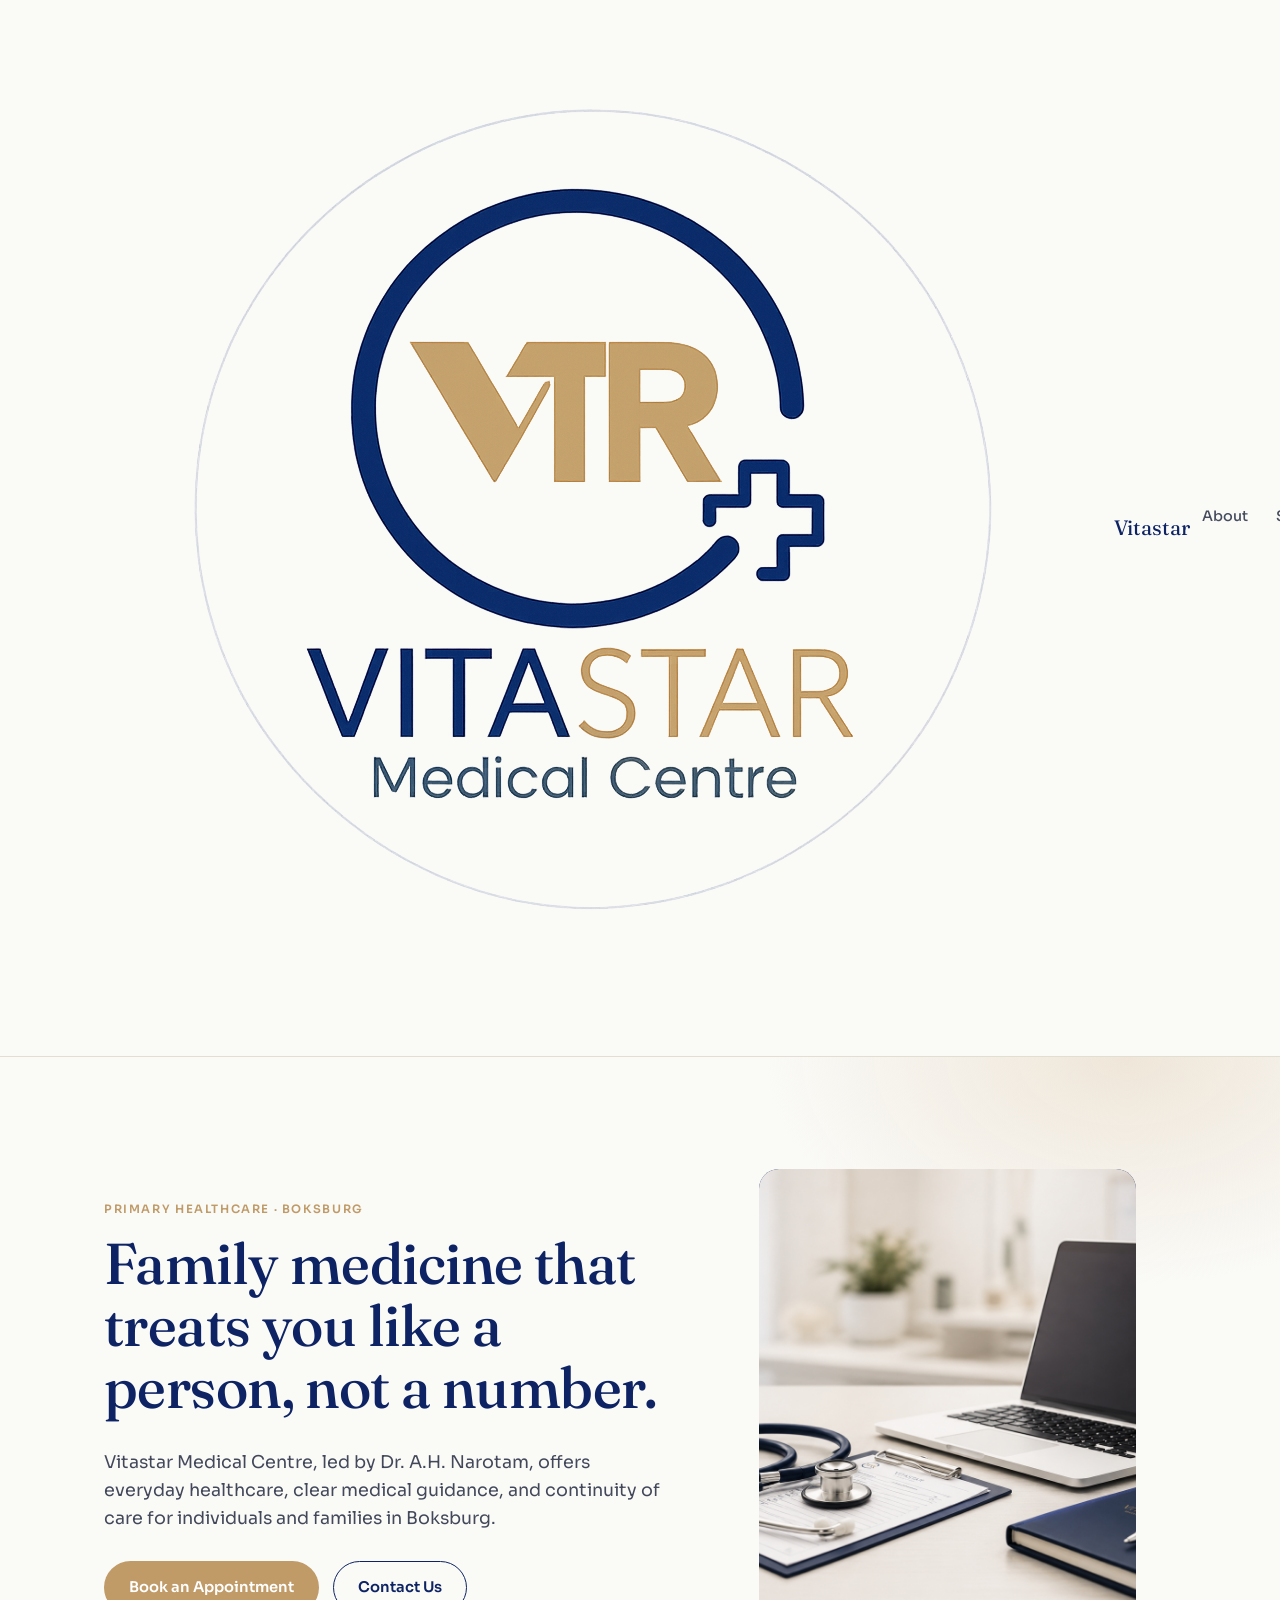
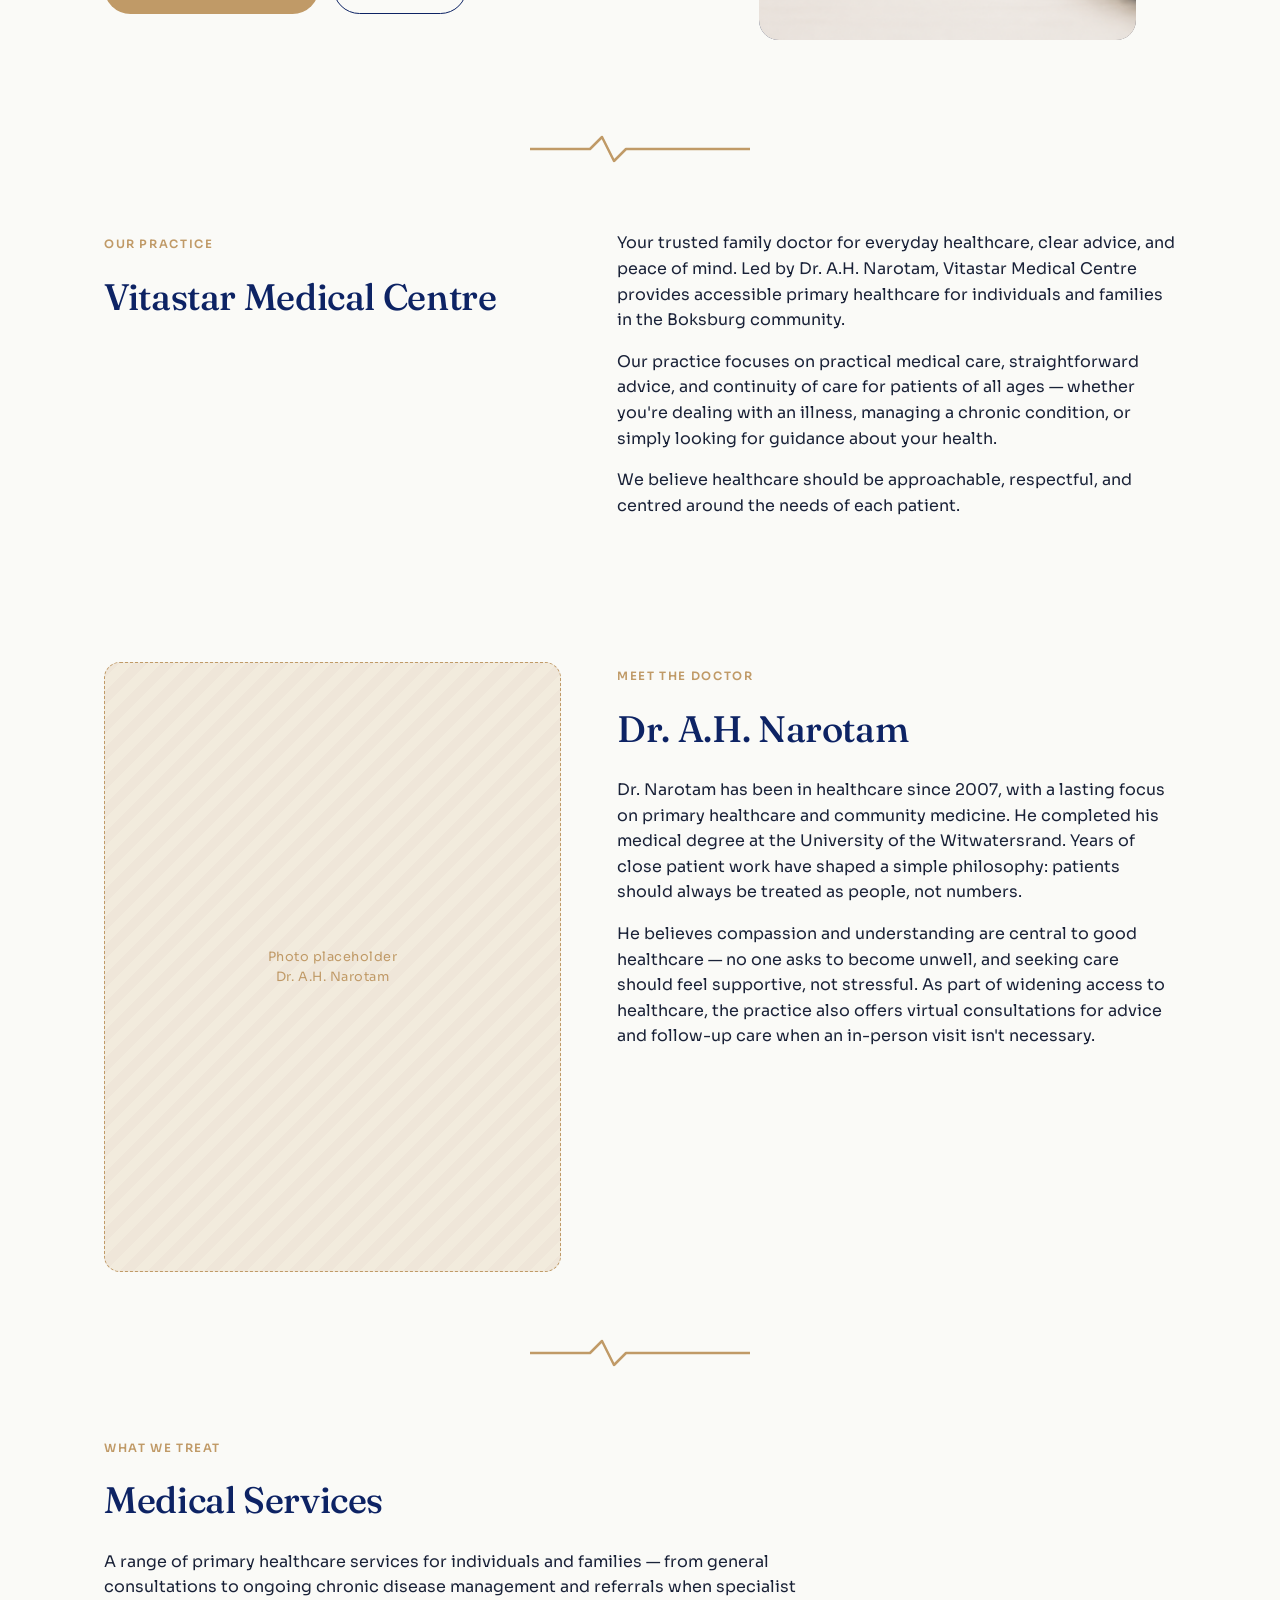
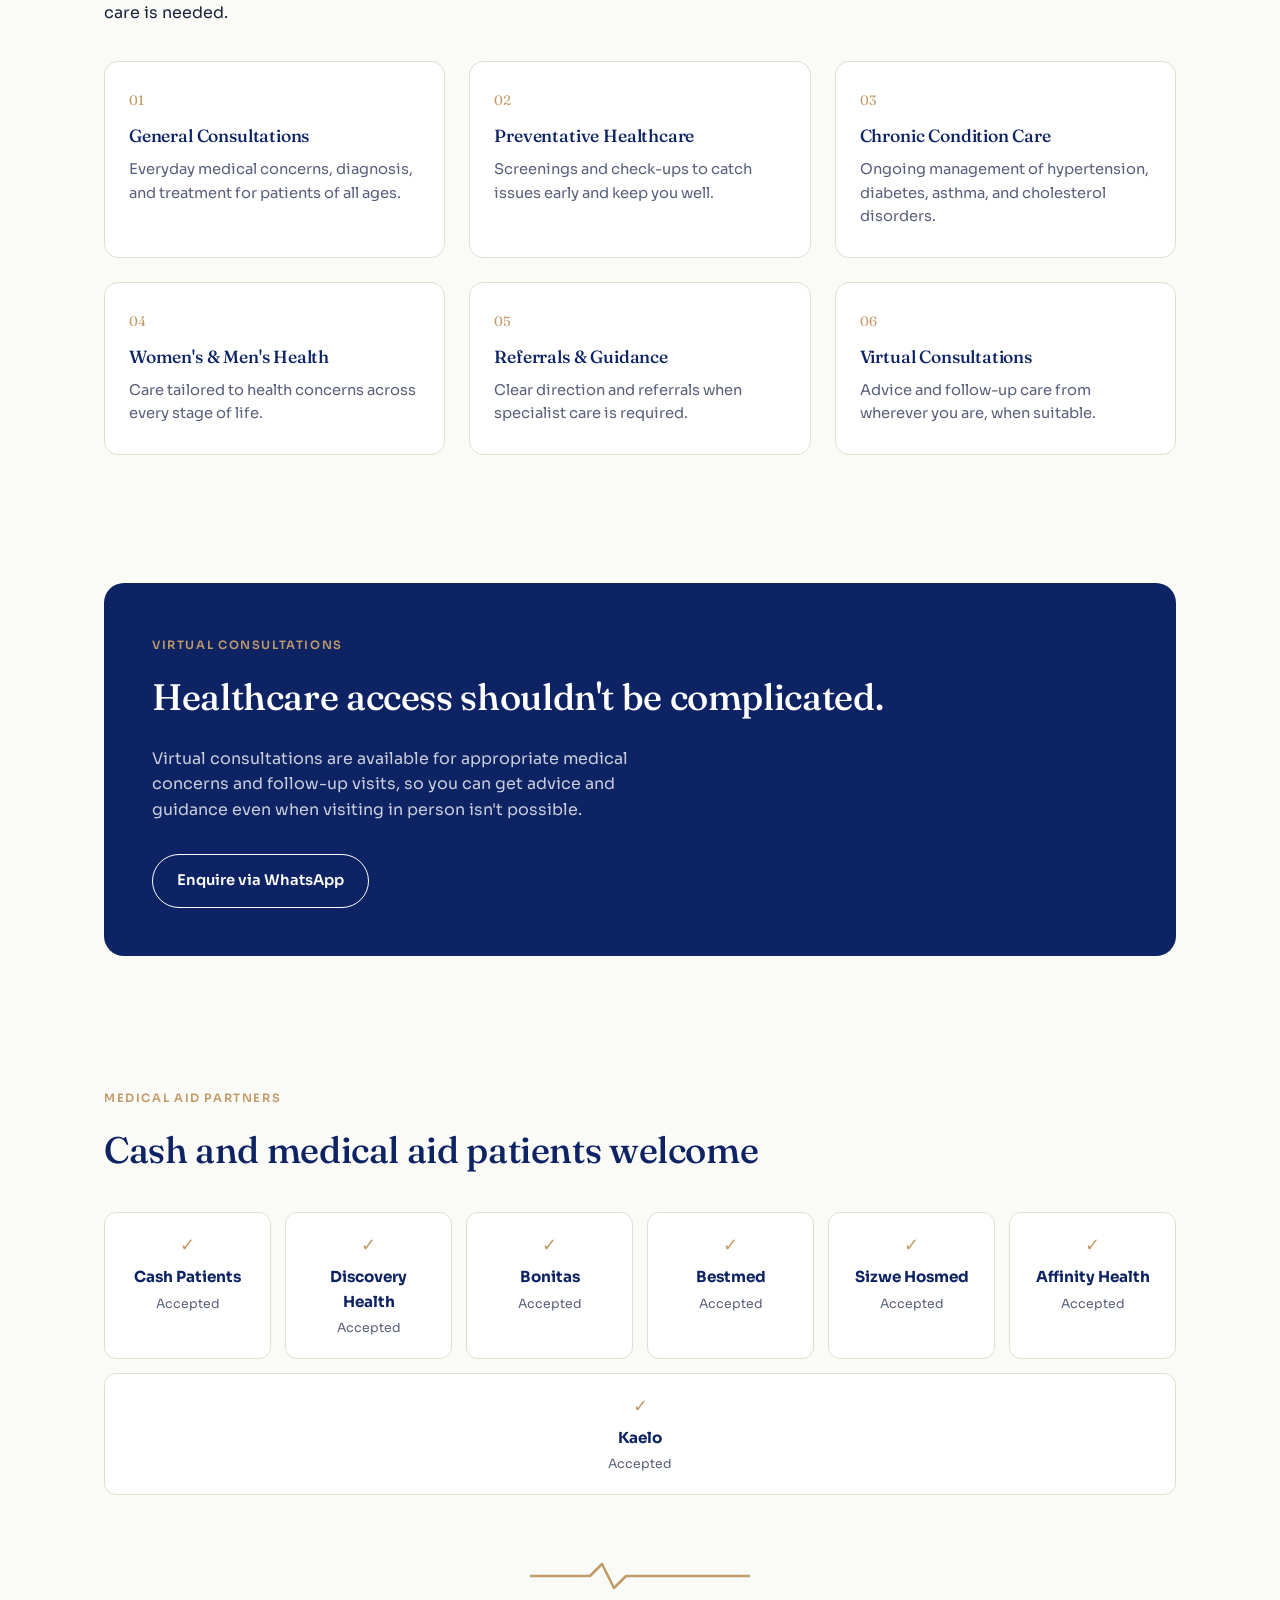
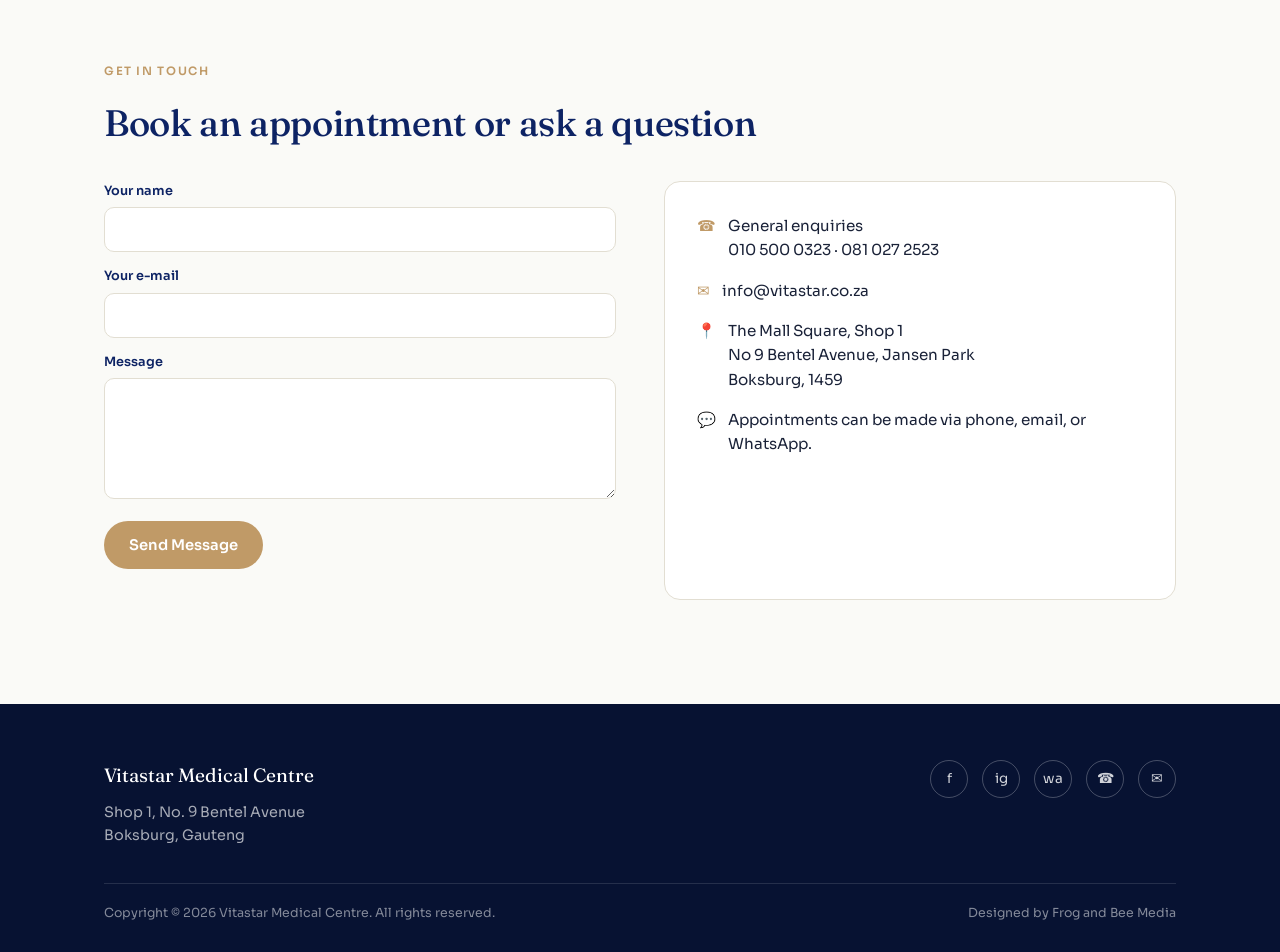
<file: index.html>
<!DOCTYPE html>
<html lang="en">
<head>
<meta charset="UTF-8">
<meta name="viewport" content="width=device-width, initial-scale=1.0">
<script>
  (function(){
    var saved = localStorage.getItem('vitastar-theme');
    var theme = saved || (window.matchMedia('(prefers-color-scheme: dark)').matches ? 'dark' : 'light');
    document.documentElement.setAttribute('data-theme', theme);
  })();
</script>

<meta name="theme-color" content="#FAFAF7" media="(prefers-color-scheme: light)">
<meta name="theme-color" content="#0E1220" media="(prefers-color-scheme: dark)">

<title>Vitastar Medical Centre | Family Doctor & GP in Boksburg</title>
<meta name="description" content="Vitastar Medical Centre, led by Dr. A.H. Narotam, offers family medicine, chronic condition management and virtual consultations in Boksburg. Book by phone, email or WhatsApp.">
<meta name="keywords" content="GP Boksburg, family doctor Boksburg, medical centre Boksburg, Dr A H Narotam, primary healthcare Boksburg, chronic disease management, virtual consultation South Africa">
<meta name="author" content="Vitastar Medical Centre">
<meta name="robots" content="index, follow">
<link rel="canonical" href="https://www.vitastar.co.za/">

<!-- Open Graph -->
<meta property="og:type" content="business.business">
<meta property="og:title" content="Vitastar Medical Centre | Family Doctor & GP in Boksburg">
<meta property="og:description" content="Family medicine, chronic condition management and virtual consultations with Dr. A.H. Narotam in Boksburg.">
<meta property="og:url" content="https://www.vitastar.co.za/">
<meta property="og:image" content="https://www.vitastar.co.za/assets/vitastar-social-card.jpg">
<meta property="og:locale" content="en_ZA">
<meta property="og:site_name" content="Vitastar Medical Centre">

<!-- Twitter -->
<meta name="twitter:card" content="summary_large_image">
<meta name="twitter:title" content="Vitastar Medical Centre | Family Doctor & GP in Boksburg">
<meta name="twitter:description" content="Family medicine, chronic condition management and virtual consultations with Dr. A.H. Narotam in Boksburg.">
<meta name="twitter:image" content="https://www.vitastar.co.za/assets/vitastar-social-card.jpg">

<link rel="icon" type="image/png" href="/assets/favicon.png">
<link rel="apple-touch-icon" href="/assets/favicon.png">

<link rel="preconnect" href="https://fonts.googleapis.com">
<link rel="preconnect" href="https://fonts.gstatic.com" crossorigin>
<link href="https://fonts.googleapis.com/css2?family=Fraunces:opsz,wght@9..144,400;9..144,500;9..144,600&family=Sora:wght@400;500;600;700&display=swap" rel="stylesheet">
<link rel="stylesheet" href="css/styles.css">

<!-- Structured data: local medical business -->
<script type="application/ld+json">
{
  "@context": "https://schema.org",
  "@type": "MedicalBusiness",
  "name": "Vitastar Medical Centre",
  "image": "https://www.vitastar.co.za/assets/vitastar-social-card.jpg",
  "url": "https://www.vitastar.co.za/",
  "telephone": ["+27105000323", "+27810272523"],
  "email": "info@vitastar.co.za",
  "priceRange": "$$",
  "address": {
    "@type": "PostalAddress",
    "streetAddress": "The Mall Square, Shop 1, No 9 Bentel Avenue, Jansen Park",
    "addressLocality": "Boksburg",
    "postalCode": "1459",
    "addressRegion": "Gauteng",
    "addressCountry": "ZA"
  },
  "medicalSpecialty": "General Practice",
  "sameAs": [
    "https://www.facebook.com/profile.php?id=61574646637067",
    "https://instagram.com/vitastardrahnarotam"
  ],
  "employee": {
    "@type": "Physician",
    "name": "Dr. A.H. Narotam",
    "medicalSpecialty": "General Practice"
  },
  "acceptedPaymentMethod": ["Cash", "Discovery Health", "Bonitas", "Bestmed", "Sizwe Hosmed", "Affinity Health", "Kaelo"]
}
</script>
</head>
<body>


<header>
  <div class="container nav-row">
    <a href="#top" class="brand">
      <img src="assets/logo.png">
      Vitastar
    </a>
    <nav class="links" id="navLinks">
      <a href="#about">About</a>
      <a href="#services">Services</a>
      <a href="#virtual">Virtual Care</a>
      <a href="#aid">Medical Aid</a>
      <a href="#contact">Contact</a>
    </nav>
    <div class="header-actions">
      <a class="nav-cta" href="https://wa.me/27810272523?text=Hi,%20I'd%20like%20to%20book%20an%20appointment" target="_blank" rel="noopener" aria-label="Book an appointment via WhatsApp">
        <span class="cta-full" aria-hidden="true">Book via WhatsApp</span>
        <span class="cta-short" aria-hidden="true">Book Now</span>
      </a>
      <button class="theme-toggle" id="themeToggle" aria-label="Toggle dark mode">
        <span class="icon-sun">☀</span>
        <span class="icon-moon">☾</span>
      </button>
      <button class="menu-toggle" id="menuToggle" aria-label="Toggle menu" aria-expanded="false">☰</button>
    </div>
  </div>
</header>

<main id="top">

  <section class="hero">
    <div class="container hero-grid">
      <div>
        <span class="eyebrow">Primary Healthcare · Boksburg</span>
        <h1>Family medicine that treats you like a person, not a number.</h1>
        <p class="lead">Vitastar Medical Centre, led by Dr. A.H. Narotam, offers everyday healthcare, clear medical guidance, and continuity of care for individuals and families in Boksburg.</p>
        <div class="hero-actions">
          <a class="btn btn-primary" href="https://wa.me/27810272523?text=Hi,%20I'd%20like%20to%20book%20an%20appointment" target="_blank" rel="noopener">Book an Appointment</a>
          <a class="btn btn-outline" href="#contact">Contact Us</a>
        </div>
      </div>
      <figure class="hero-art">
        <img src="assets/practice.png">
        
      </figure>
    </div>
  </section>

  <div class="pulse" aria-hidden="true">
    <svg viewBox="0 0 220 34"><path d="M0 17 H60 L72 5 L84 29 L96 17 H220"/></svg>
  </div>

  <section class="block" id="about">
    <div class="container two-col">
      <div>
        <span class="eyebrow">Our Practice</span>
        <h2>Vitastar Medical Centre</h2>
      </div>
      <div>
        <p>Your trusted family doctor for everyday healthcare, clear advice, and peace of mind. Led by Dr. A.H. Narotam, Vitastar Medical Centre provides accessible primary healthcare for individuals and families in the Boksburg community.</p>
        <p>Our practice focuses on practical medical care, straightforward advice, and continuity of care for patients of all ages — whether you're dealing with an illness, managing a chronic condition, or simply looking for guidance about your health.</p>
        <p>We believe healthcare should be approachable, respectful, and centred around the needs of each patient.</p>
      </div>
    </div>
  </section>

  <section class="block" id="doctor">
    <div class="container two-col">
      <div class="photo-slot">Photo placeholder<br>Dr. A.H. Narotam</div>
      <div>
        <span class="eyebrow">Meet the Doctor</span>
        <h2>Dr. A.H. Narotam</h2>
        <p>Dr. Narotam has been in healthcare since 2007, with a lasting focus on primary healthcare and community medicine. He completed his medical degree at the University of the Witwatersrand. Years of close patient work have shaped a simple philosophy: patients should always be treated as people, not numbers.</p>
        <p>He believes compassion and understanding are central to good healthcare — no one asks to become unwell, and seeking care should feel supportive, not stressful. As part of widening access to healthcare, the practice also offers virtual consultations for advice and follow-up care when an in-person visit isn't necessary.</p>
      </div>
    </div>
  </section>

  <div class="pulse" aria-hidden="true">
    <svg viewBox="0 0 220 34"><path d="M0 17 H60 L72 5 L84 29 L96 17 H220"/></svg>
  </div>

  <section class="block" id="services">
    <div class="container">
      <span class="eyebrow">What We Treat</span>
      <h2>Medical Services</h2>
      <p style="max-width:60ch;">A range of primary healthcare services for individuals and families — from general consultations to ongoing chronic disease management and referrals when specialist care is needed.</p>
      <div class="services-grid">
        <div class="service-card"><span class="num">01</span><h3>General Consultations</h3><p>Everyday medical concerns, diagnosis, and treatment for patients of all ages.</p></div>
        <div class="service-card"><span class="num">02</span><h3>Preventative Healthcare</h3><p>Screenings and check-ups to catch issues early and keep you well.</p></div>
        <div class="service-card"><span class="num">03</span><h3>Chronic Condition Care</h3><p>Ongoing management of hypertension, diabetes, asthma, and cholesterol disorders.</p></div>
        <div class="service-card"><span class="num">04</span><h3>Women's & Men's Health</h3><p>Care tailored to health concerns across every stage of life.</p></div>
        <div class="service-card"><span class="num">05</span><h3>Referrals & Guidance</h3><p>Clear direction and referrals when specialist care is required.</p></div>
        <div class="service-card"><span class="num">06</span><h3>Virtual Consultations</h3><p>Advice and follow-up care from wherever you are, when suitable.</p></div>
      </div>
    </div>
  </section>

  <section class="block" id="virtual">
    <div class="container">
      <div class="band">
        <div>
          <span class="eyebrow" style="color:var(--gold);">Virtual Consultations</span>
          <h2>Healthcare access shouldn't be complicated.</h2>
          <p>Virtual consultations are available for appropriate medical concerns and follow-up visits, so you can get advice and guidance even when visiting in person isn't possible.</p>
        </div>
        <a class="btn btn-outline" href="https://wa.me/27810272523?text=Hi,%20I'd%20like%20to%20enquire%20about%20a%20virtual%20consultation" target="_blank" rel="noopener">Enquire via WhatsApp</a>
      </div>
    </div>
  </section>

  <section class="block" id="aid">
    <div class="container">
      <span class="eyebrow">Medical Aid Partners</span>
      <h2>Cash and medical aid patients welcome</h2>
      <div class="aid-strip">
        <div class="aid-badge"><div class="check">✓</div><strong>Cash Patients</strong><span>Accepted</span></div>
        <div class="aid-badge"><div class="check">✓</div><strong>Discovery Health</strong><span>Accepted</span></div>
        <div class="aid-badge"><div class="check">✓</div><strong>Bonitas</strong><span>Accepted</span></div>
        <div class="aid-badge"><div class="check">✓</div><strong>Bestmed</strong><span>Accepted</span></div>
        <div class="aid-badge"><div class="check">✓</div><strong>Sizwe Hosmed</strong><span>Accepted</span></div>
        <div class="aid-badge"><div class="check">✓</div><strong>Affinity Health</strong><span>Accepted</span></div>
        <div class="aid-badge"><div class="check">✓</div><strong>Kaelo</strong><span>Accepted</span></div>
      </div>
    </div>
  </section>

  <div class="pulse" aria-hidden="true">
    <svg viewBox="0 0 220 34"><path d="M0 17 H60 L72 5 L84 29 L96 17 H220"/></svg>
  </div>

  <section class="block" id="contact">
    <div class="container">
      <span class="eyebrow">Get In Touch</span>
      <h2>Book an appointment or ask a question</h2>
      <div class="contact-grid" style="margin-top:28px;">
        <form class="contact-form" id="contactForm" novalidate>
          <div class="field">
            <label for="name">Your name</label>
            <input id="name" name="name" type="text" required>
          </div>
          <div class="field">
            <label for="email">Your e-mail</label>
            <input id="email" name="email" type="email" required>
          </div>
          <div class="field">
            <label for="message">Message</label>
            <textarea id="message" name="message" rows="5" required></textarea>
          </div>
          <button type="submit" class="btn btn-primary" style="align-self:flex-start;">Send Message</button>
          <p class="form-note" id="formNote"></p>
        </form>
        <div class="info-card">
          <div class="info-line"><span class="ico">☎</span><div>General enquiries<br><a href="tel:0105000323">010 500 0323</a> · <a href="tel:0810272523">081 027 2523</a></div></div>
          <div class="info-line"><span class="ico">✉</span><div><a href="mailto:info@vitastar.co.za">info@vitastar.co.za</a></div></div>
          <div class="info-line"><span class="ico">📍</span><address style="font-style:normal;">The Mall Square, Shop 1<br>No 9 Bentel Avenue, Jansen Park<br>Boksburg, 1459</address></div>
          <div class="info-line"><span class="ico">💬</span><div>Appointments can be made via phone, email, or WhatsApp.</div></div>
        </div>
      </div>
    </div>
  </section>

</main>

<footer>
  <div class="container">
    <div class="footer-grid">
      <div>
        <div class="footer-brand">Vitastar Medical Centre</div>
        <p style="margin:0;font-size:.9rem;color:rgba(255,255,255,.65);">Shop 1, No. 9 Bentel Avenue<br>Boksburg, Gauteng</p>
      </div>
      <div class="socials">
        <a href="https://www.facebook.com/profile.php?id=61574646637067" target="_blank" rel="noopener" aria-label="Facebook">f</a>
        <a href="https://instagram.com/vitastardrahnarotam" target="_blank" rel="noopener" aria-label="Instagram">ig</a>
        <a href="https://wa.me/27810272523" target="_blank" rel="noopener" aria-label="WhatsApp">wa</a>
        <a href="tel:0105000323" aria-label="Phone">☎</a>
        <a href="mailto:info@vitastar.co.za" aria-label="Email">✉</a>
      </div>
    </div>
    <div class="footer-bottom">
      <span>Copyright © 2026 Vitastar Medical Centre. All rights reserved.</span>
      <span>Designed by Frog and Bee Media</span>
    </div>
  </div>
</footer>

<button id="toTop" aria-label="Scroll to top">↑</button>

<script src="js/script.js"></script>
</body>
</html>
</file>
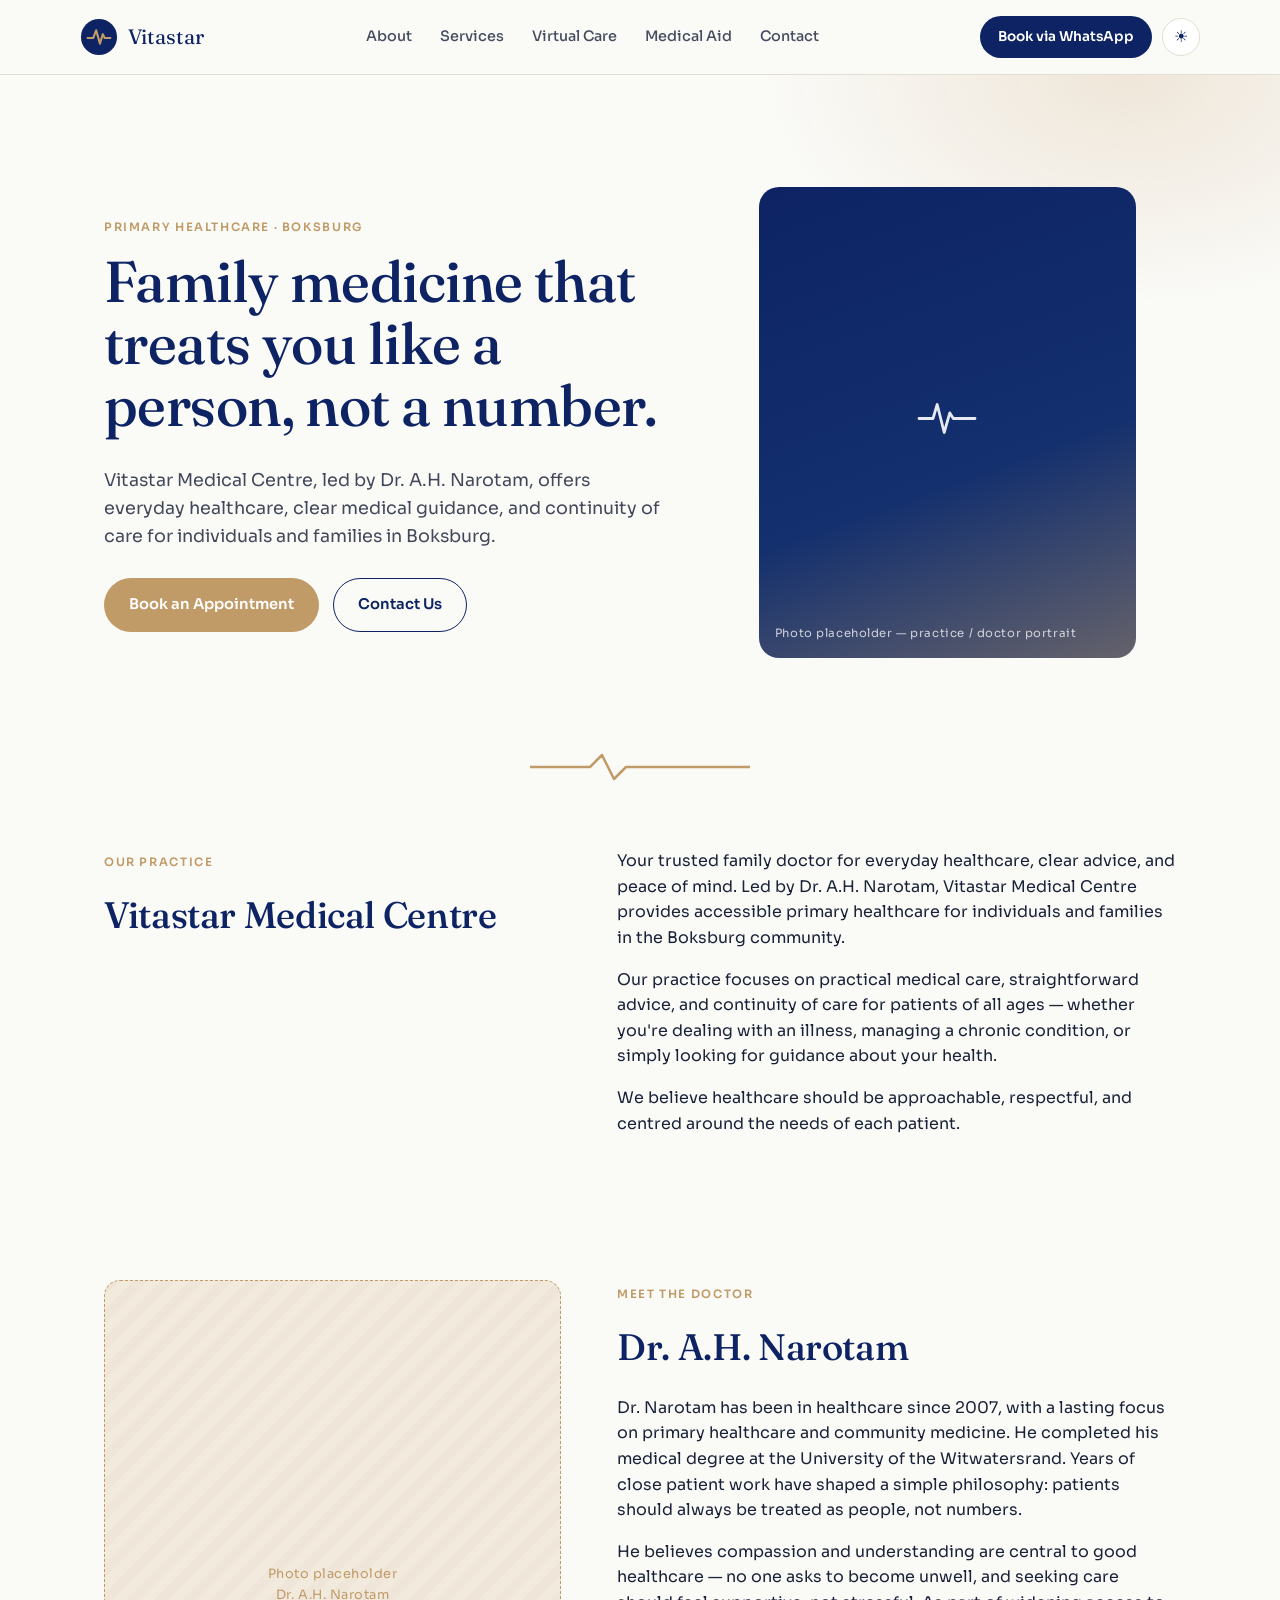
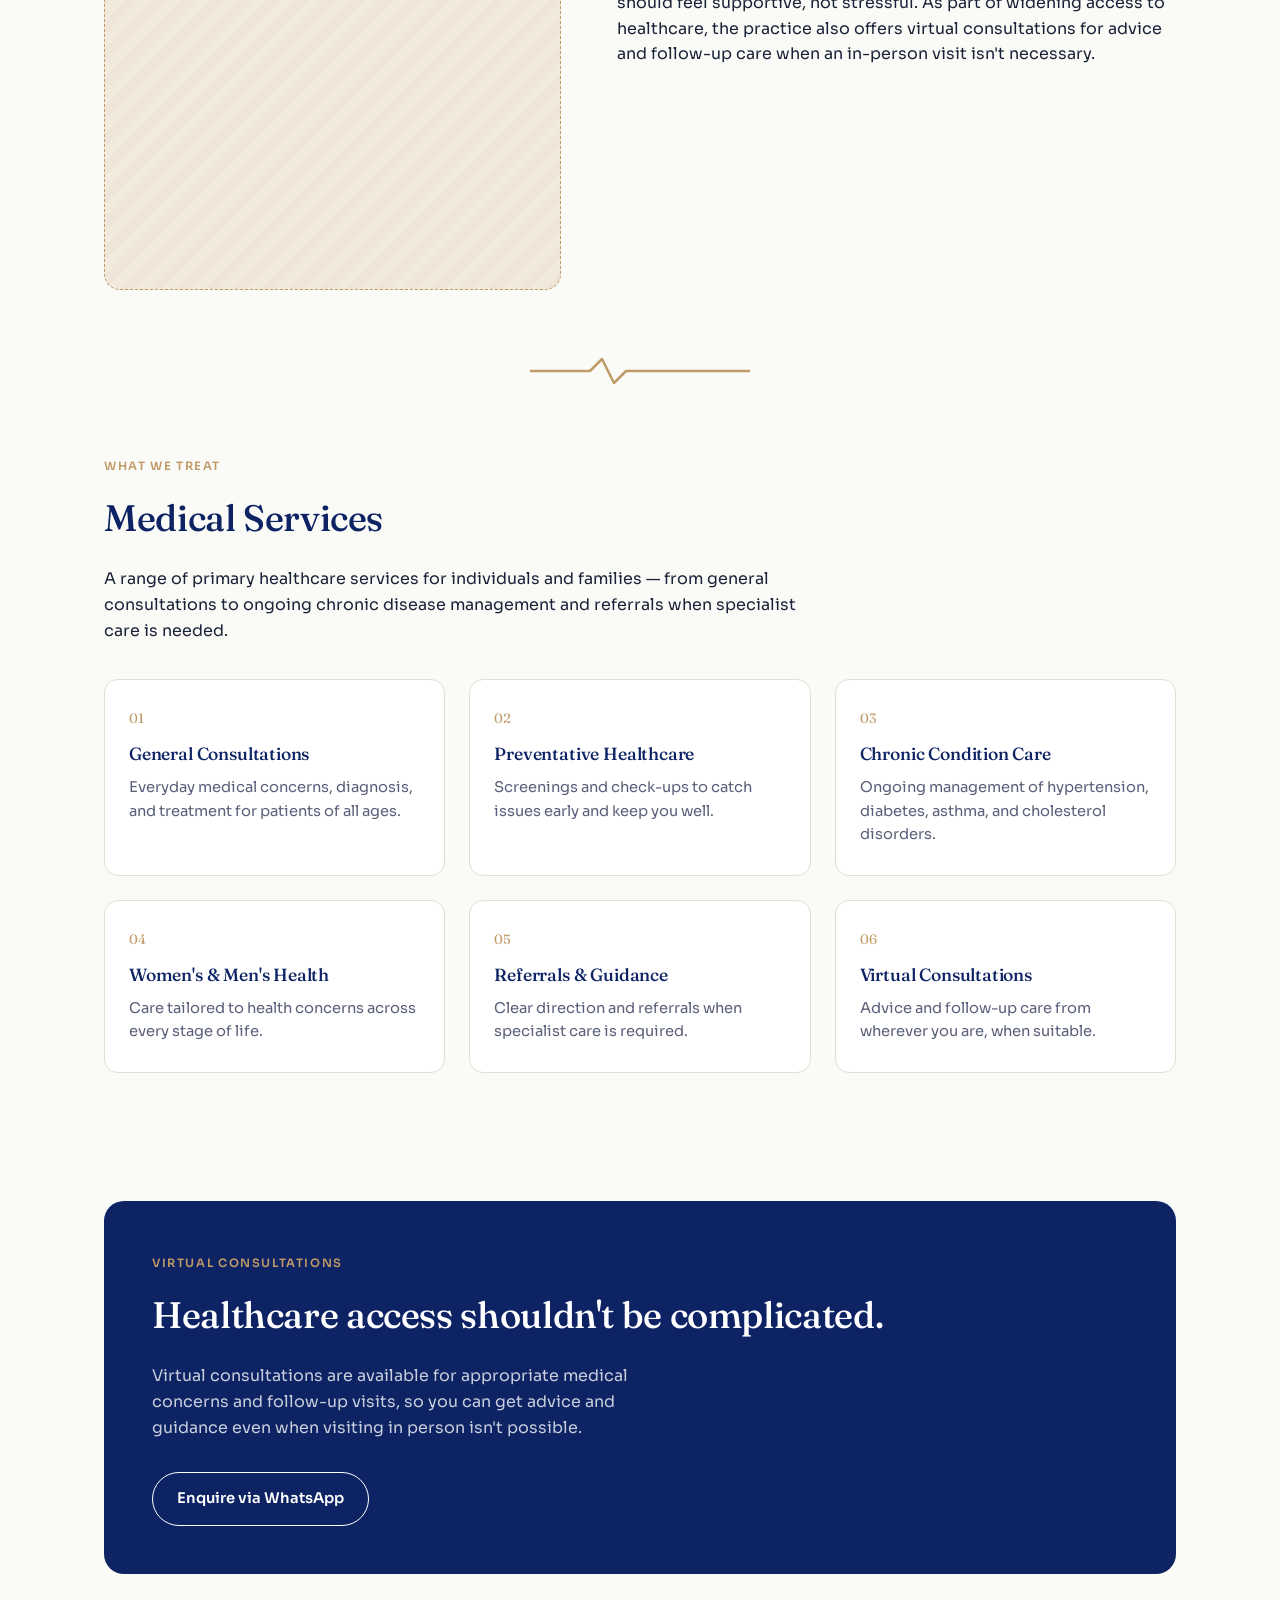
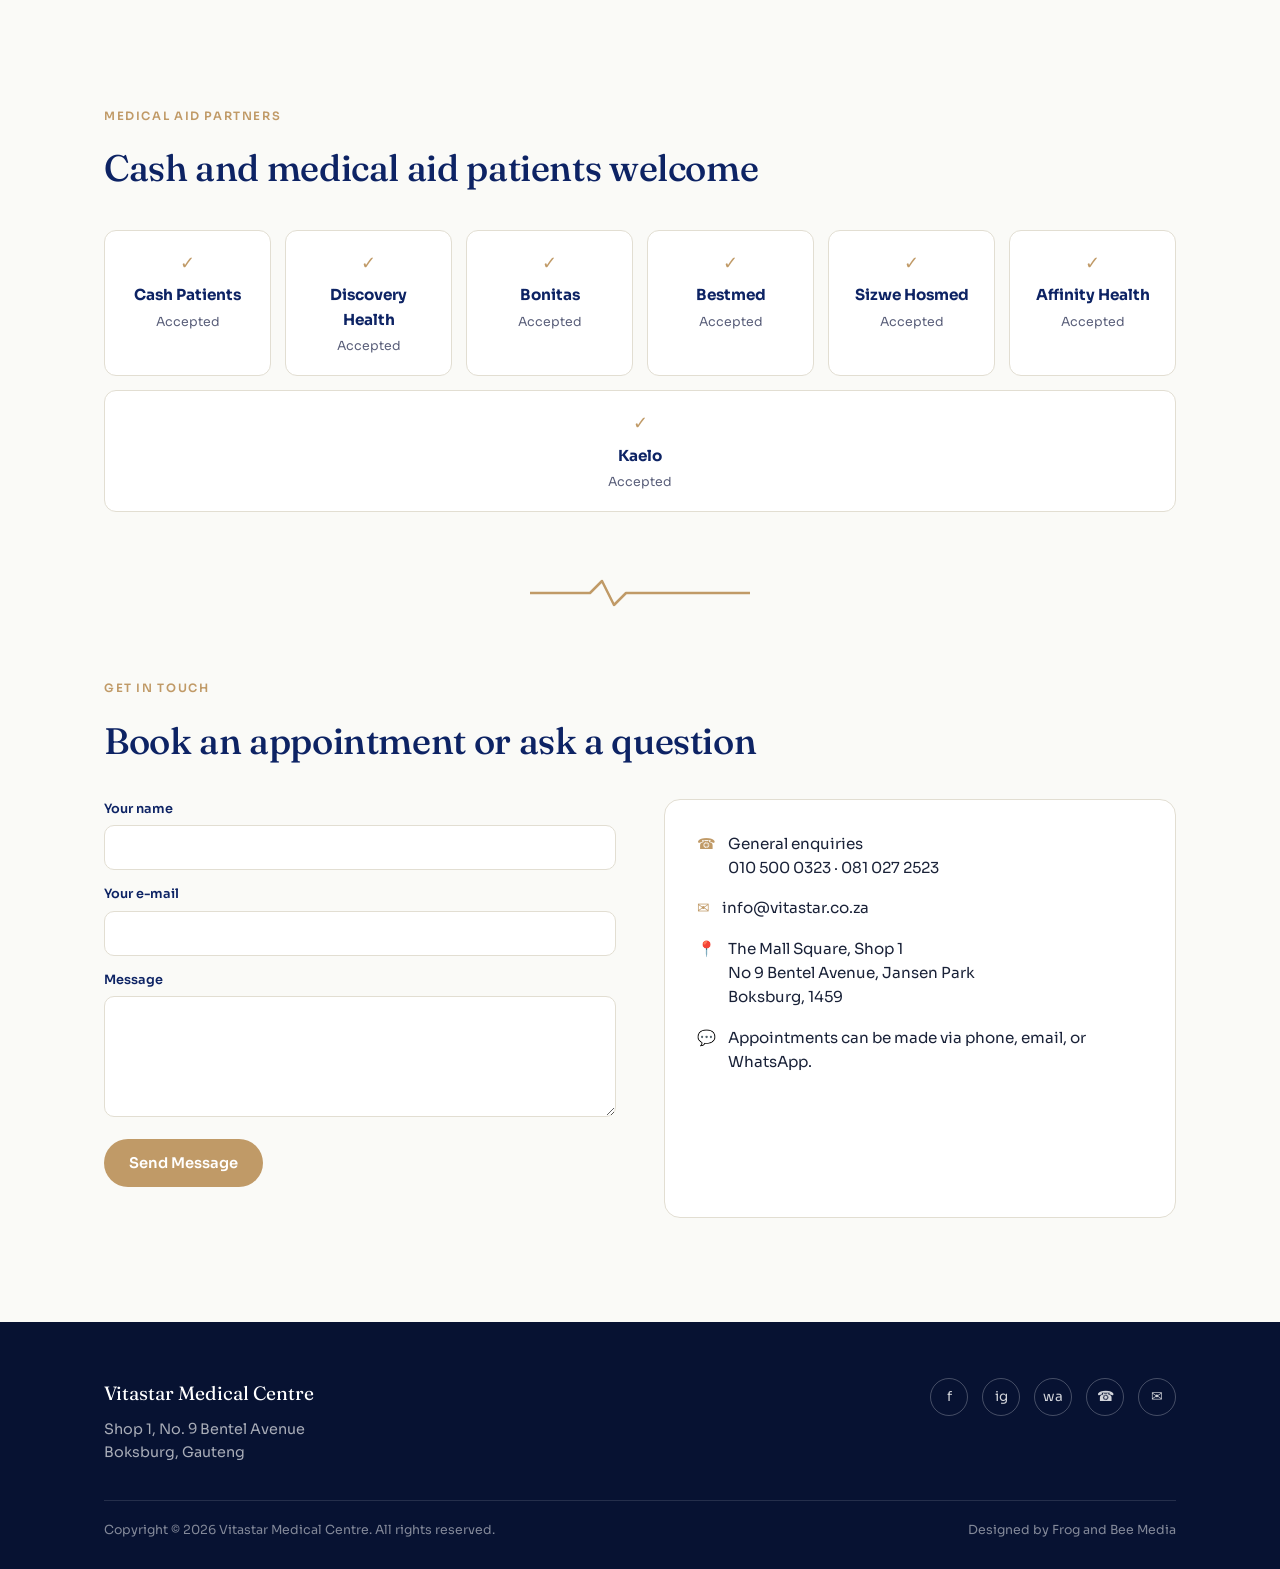
<file: index-4.html>
<!DOCTYPE html>
<html lang="en">
<head>
<meta charset="UTF-8">
<meta name="viewport" content="width=device-width, initial-scale=1.0">
<script>
  (function(){
    var saved = localStorage.getItem('vitastar-theme');
    var theme = saved || (window.matchMedia('(prefers-color-scheme: dark)').matches ? 'dark' : 'light');
    document.documentElement.setAttribute('data-theme', theme);
  })();
</script>

<meta name="theme-color" content="#FAFAF7" media="(prefers-color-scheme: light)">
<meta name="theme-color" content="#0E1220" media="(prefers-color-scheme: dark)">

<title>Vitastar Medical Centre | Family Doctor & GP in Boksburg</title>
<meta name="description" content="Vitastar Medical Centre, led by Dr. A.H. Narotam, offers family medicine, chronic condition management and virtual consultations in Boksburg. Book by phone, email or WhatsApp.">
<meta name="keywords" content="GP Boksburg, family doctor Boksburg, medical centre Boksburg, Dr A H Narotam, primary healthcare Boksburg, chronic disease management, virtual consultation South Africa">
<meta name="author" content="Vitastar Medical Centre">
<meta name="robots" content="index, follow">
<link rel="canonical" href="https://www.vitastar.co.za/">

<!-- Open Graph -->
<meta property="og:type" content="business.business">
<meta property="og:title" content="Vitastar Medical Centre | Family Doctor & GP in Boksburg">
<meta property="og:description" content="Family medicine, chronic condition management and virtual consultations with Dr. A.H. Narotam in Boksburg.">
<meta property="og:url" content="https://www.vitastar.co.za/">
<meta property="og:image" content="https://www.vitastar.co.za/assets/vitastar-social-card.jpg">
<meta property="og:locale" content="en_ZA">
<meta property="og:site_name" content="Vitastar Medical Centre">

<!-- Twitter -->
<meta name="twitter:card" content="summary_large_image">
<meta name="twitter:title" content="Vitastar Medical Centre | Family Doctor & GP in Boksburg">
<meta name="twitter:description" content="Family medicine, chronic condition management and virtual consultations with Dr. A.H. Narotam in Boksburg.">
<meta name="twitter:image" content="https://www.vitastar.co.za/assets/vitastar-social-card.jpg">

<link rel="icon" type="image/png" href="/assets/favicon.png">
<link rel="apple-touch-icon" href="/assets/favicon.png">

<link rel="preconnect" href="https://fonts.googleapis.com">
<link rel="preconnect" href="https://fonts.gstatic.com" crossorigin>
<link href="https://fonts.googleapis.com/css2?family=Fraunces:opsz,wght@9..144,400;9..144,500;9..144,600&family=Sora:wght@400;500;600;700&display=swap" rel="stylesheet">
<link rel="stylesheet" href="css/styles.css">

<!-- Structured data: local medical business -->
<script type="application/ld+json">
{
  "@context": "https://schema.org",
  "@type": "MedicalBusiness",
  "name": "Vitastar Medical Centre",
  "image": "https://www.vitastar.co.za/assets/vitastar-social-card.jpg",
  "url": "https://www.vitastar.co.za/",
  "telephone": ["+27105000323", "+27810272523"],
  "email": "info@vitastar.co.za",
  "priceRange": "$$",
  "address": {
    "@type": "PostalAddress",
    "streetAddress": "The Mall Square, Shop 1, No 9 Bentel Avenue, Jansen Park",
    "addressLocality": "Boksburg",
    "postalCode": "1459",
    "addressRegion": "Gauteng",
    "addressCountry": "ZA"
  },
  "medicalSpecialty": "General Practice",
  "sameAs": [
    "https://www.facebook.com/profile.php?id=61574646637067",
    "https://instagram.com/vitastardrahnarotam"
  ],
  "employee": {
    "@type": "Physician",
    "name": "Dr. A.H. Narotam",
    "medicalSpecialty": "General Practice"
  },
  "acceptedPaymentMethod": ["Cash", "Discovery Health", "Bonitas", "Bestmed", "Sizwe Hosmed", "Affinity Health", "Kaelo"]
}
</script>
</head>
<body>


<header>
  <div class="container nav-row">
    <a href="#top" class="brand">
      <svg class="brand-mark" viewBox="0 0 40 40" aria-hidden="true">
        <circle cx="20" cy="20" r="19" fill="#0D2364"/>
        <path d="M8 21 h6 l3 -8 l4 14 l3 -10 l2 4 h6" fill="none" stroke="#C09A67" stroke-width="2.2" stroke-linecap="round" stroke-linejoin="round"/>
      </svg>
      Vitastar
    </a>
    <nav class="links" id="navLinks">
      <a href="#about">About</a>
      <a href="#services">Services</a>
      <a href="#virtual">Virtual Care</a>
      <a href="#aid">Medical Aid</a>
      <a href="#contact">Contact</a>
    </nav>
    <div style="display:flex;align-items:center;gap:10px;">
      <a class="nav-cta" href="https://wa.me/27810272523?text=Hi,%20I'd%20like%20to%20book%20an%20appointment" target="_blank" rel="noopener">Book via WhatsApp</a>
      <button class="theme-toggle" id="themeToggle" aria-label="Toggle dark mode">
        <span class="icon-sun">☀</span>
        <span class="icon-moon">☾</span>
      </button>
      <button class="menu-toggle" id="menuToggle" aria-label="Toggle menu" aria-expanded="false">☰</button>
    </div>
  </div>
</header>

<main id="top">

  <section class="hero">
    <div class="container hero-grid">
      <div>
        <span class="eyebrow">Primary Healthcare · Boksburg</span>
        <h1>Family medicine that treats you like a person, not a number.</h1>
        <p class="lead">Vitastar Medical Centre, led by Dr. A.H. Narotam, offers everyday healthcare, clear medical guidance, and continuity of care for individuals and families in Boksburg.</p>
        <div class="hero-actions">
          <a class="btn btn-primary" href="https://wa.me/27810272523?text=Hi,%20I'd%20like%20to%20book%20an%20appointment" target="_blank" rel="noopener">Book an Appointment</a>
          <a class="btn btn-outline" href="#contact">Contact Us</a>
        </div>
      </div>
      <figure class="hero-art">
        <svg class="cross" viewBox="0 0 100 100" aria-hidden="true">
          <path d="M10 45 h20 l6 -20 l10 40 l8 -28 l5 8 h31" fill="none" stroke="white" stroke-width="4" stroke-linecap="round" stroke-linejoin="round"/>
        </svg>
        <figcaption>Photo placeholder — practice / doctor portrait</figcaption>
      </figure>
    </div>
  </section>

  <div class="pulse" aria-hidden="true">
    <svg viewBox="0 0 220 34"><path d="M0 17 H60 L72 5 L84 29 L96 17 H220"/></svg>
  </div>

  <section class="block" id="about">
    <div class="container two-col">
      <div>
        <span class="eyebrow">Our Practice</span>
        <h2>Vitastar Medical Centre</h2>
      </div>
      <div>
        <p>Your trusted family doctor for everyday healthcare, clear advice, and peace of mind. Led by Dr. A.H. Narotam, Vitastar Medical Centre provides accessible primary healthcare for individuals and families in the Boksburg community.</p>
        <p>Our practice focuses on practical medical care, straightforward advice, and continuity of care for patients of all ages — whether you're dealing with an illness, managing a chronic condition, or simply looking for guidance about your health.</p>
        <p>We believe healthcare should be approachable, respectful, and centred around the needs of each patient.</p>
      </div>
    </div>
  </section>

  <section class="block" id="doctor">
    <div class="container two-col">
      <div class="photo-slot">Photo placeholder<br>Dr. A.H. Narotam</div>
      <div>
        <span class="eyebrow">Meet the Doctor</span>
        <h2>Dr. A.H. Narotam</h2>
        <p>Dr. Narotam has been in healthcare since 2007, with a lasting focus on primary healthcare and community medicine. He completed his medical degree at the University of the Witwatersrand. Years of close patient work have shaped a simple philosophy: patients should always be treated as people, not numbers.</p>
        <p>He believes compassion and understanding are central to good healthcare — no one asks to become unwell, and seeking care should feel supportive, not stressful. As part of widening access to healthcare, the practice also offers virtual consultations for advice and follow-up care when an in-person visit isn't necessary.</p>
      </div>
    </div>
  </section>

  <div class="pulse" aria-hidden="true">
    <svg viewBox="0 0 220 34"><path d="M0 17 H60 L72 5 L84 29 L96 17 H220"/></svg>
  </div>

  <section class="block" id="services">
    <div class="container">
      <span class="eyebrow">What We Treat</span>
      <h2>Medical Services</h2>
      <p style="max-width:60ch;">A range of primary healthcare services for individuals and families — from general consultations to ongoing chronic disease management and referrals when specialist care is needed.</p>
      <div class="services-grid">
        <div class="service-card"><span class="num">01</span><h3>General Consultations</h3><p>Everyday medical concerns, diagnosis, and treatment for patients of all ages.</p></div>
        <div class="service-card"><span class="num">02</span><h3>Preventative Healthcare</h3><p>Screenings and check-ups to catch issues early and keep you well.</p></div>
        <div class="service-card"><span class="num">03</span><h3>Chronic Condition Care</h3><p>Ongoing management of hypertension, diabetes, asthma, and cholesterol disorders.</p></div>
        <div class="service-card"><span class="num">04</span><h3>Women's & Men's Health</h3><p>Care tailored to health concerns across every stage of life.</p></div>
        <div class="service-card"><span class="num">05</span><h3>Referrals & Guidance</h3><p>Clear direction and referrals when specialist care is required.</p></div>
        <div class="service-card"><span class="num">06</span><h3>Virtual Consultations</h3><p>Advice and follow-up care from wherever you are, when suitable.</p></div>
      </div>
    </div>
  </section>

  <section class="block" id="virtual">
    <div class="container">
      <div class="band">
        <div>
          <span class="eyebrow" style="color:var(--gold);">Virtual Consultations</span>
          <h2>Healthcare access shouldn't be complicated.</h2>
          <p>Virtual consultations are available for appropriate medical concerns and follow-up visits, so you can get advice and guidance even when visiting in person isn't possible.</p>
        </div>
        <a class="btn btn-outline" href="https://wa.me/27810272523?text=Hi,%20I'd%20like%20to%20enquire%20about%20a%20virtual%20consultation" target="_blank" rel="noopener">Enquire via WhatsApp</a>
      </div>
    </div>
  </section>

  <section class="block" id="aid">
    <div class="container">
      <span class="eyebrow">Medical Aid Partners</span>
      <h2>Cash and medical aid patients welcome</h2>
      <div class="aid-strip">
        <div class="aid-badge"><div class="check">✓</div><strong>Cash Patients</strong><span>Accepted</span></div>
        <div class="aid-badge"><div class="check">✓</div><strong>Discovery Health</strong><span>Accepted</span></div>
        <div class="aid-badge"><div class="check">✓</div><strong>Bonitas</strong><span>Accepted</span></div>
        <div class="aid-badge"><div class="check">✓</div><strong>Bestmed</strong><span>Accepted</span></div>
        <div class="aid-badge"><div class="check">✓</div><strong>Sizwe Hosmed</strong><span>Accepted</span></div>
        <div class="aid-badge"><div class="check">✓</div><strong>Affinity Health</strong><span>Accepted</span></div>
        <div class="aid-badge"><div class="check">✓</div><strong>Kaelo</strong><span>Accepted</span></div>
      </div>
    </div>
  </section>

  <div class="pulse" aria-hidden="true">
    <svg viewBox="0 0 220 34"><path d="M0 17 H60 L72 5 L84 29 L96 17 H220"/></svg>
  </div>

  <section class="block" id="contact">
    <div class="container">
      <span class="eyebrow">Get In Touch</span>
      <h2>Book an appointment or ask a question</h2>
      <div class="contact-grid" style="margin-top:28px;">
        <form class="contact-form" id="contactForm" novalidate>
          <div class="field">
            <label for="name">Your name</label>
            <input id="name" name="name" type="text" required>
          </div>
          <div class="field">
            <label for="email">Your e-mail</label>
            <input id="email" name="email" type="email" required>
          </div>
          <div class="field">
            <label for="message">Message</label>
            <textarea id="message" name="message" rows="5" required></textarea>
          </div>
          <button type="submit" class="btn btn-primary" style="align-self:flex-start;">Send Message</button>
          <p class="form-note" id="formNote"></p>
        </form>
        <div class="info-card">
          <div class="info-line"><span class="ico">☎</span><div>General enquiries<br><a href="tel:0105000323">010 500 0323</a> · <a href="tel:0810272523">081 027 2523</a></div></div>
          <div class="info-line"><span class="ico">✉</span><div><a href="mailto:info@vitastar.co.za">info@vitastar.co.za</a></div></div>
          <div class="info-line"><span class="ico">📍</span><address style="font-style:normal;">The Mall Square, Shop 1<br>No 9 Bentel Avenue, Jansen Park<br>Boksburg, 1459</address></div>
          <div class="info-line"><span class="ico">💬</span><div>Appointments can be made via phone, email, or WhatsApp.</div></div>
        </div>
      </div>
    </div>
  </section>

</main>

<footer>
  <div class="container">
    <div class="footer-grid">
      <div>
        <div class="footer-brand">Vitastar Medical Centre</div>
        <p style="margin:0;font-size:.9rem;color:rgba(255,255,255,.65);">Shop 1, No. 9 Bentel Avenue<br>Boksburg, Gauteng</p>
      </div>
      <div class="socials">
        <a href="https://www.facebook.com/profile.php?id=61574646637067" target="_blank" rel="noopener" aria-label="Facebook">f</a>
        <a href="https://instagram.com/vitastardrahnarotam" target="_blank" rel="noopener" aria-label="Instagram">ig</a>
        <a href="https://wa.me/27810272523" target="_blank" rel="noopener" aria-label="WhatsApp">wa</a>
        <a href="tel:0105000323" aria-label="Phone">☎</a>
        <a href="mailto:info@vitastar.co.za" aria-label="Email">✉</a>
      </div>
    </div>
    <div class="footer-bottom">
      <span>Copyright © 2026 Vitastar Medical Centre. All rights reserved.</span>
      <span>Designed by Frog and Bee Media</span>
    </div>
  </div>
</footer>

<button id="toTop" aria-label="Scroll to top">↑</button>

<script src="js/script.js"></script>
</body>
</html>
</file>
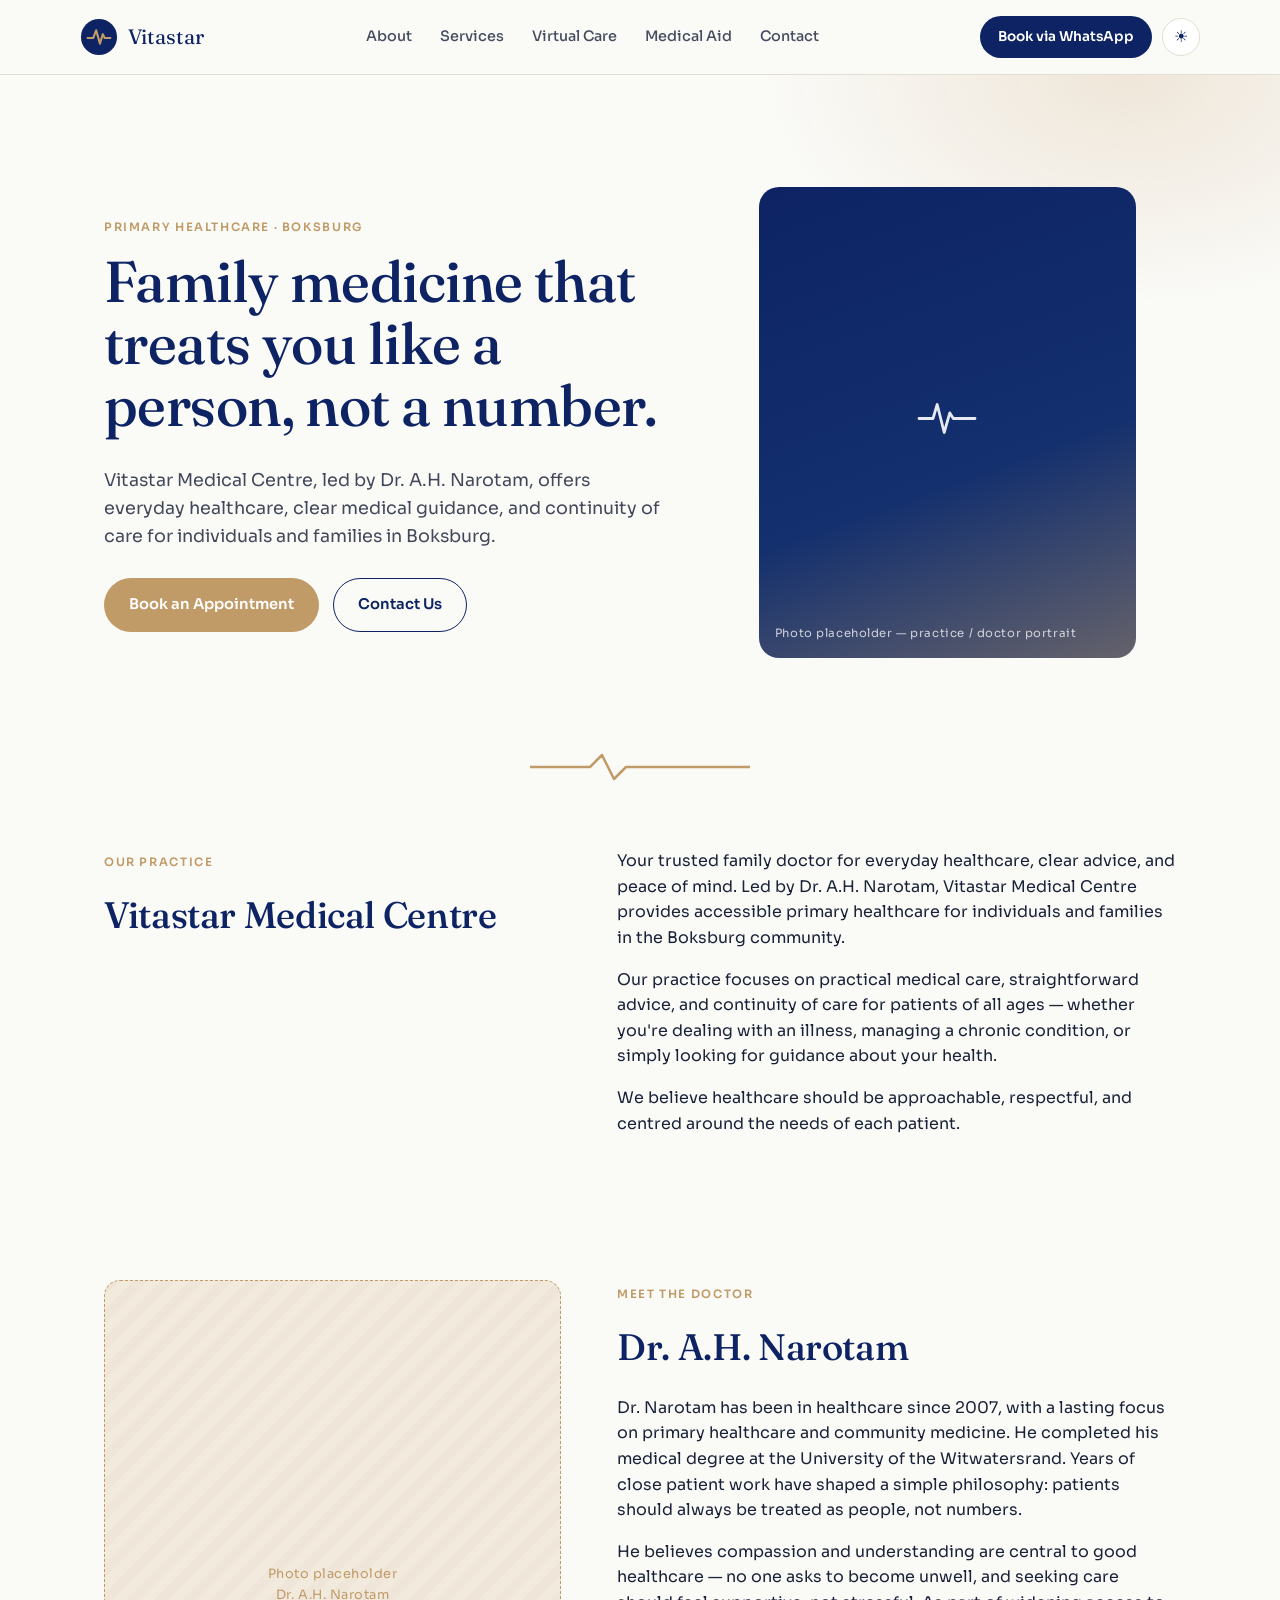
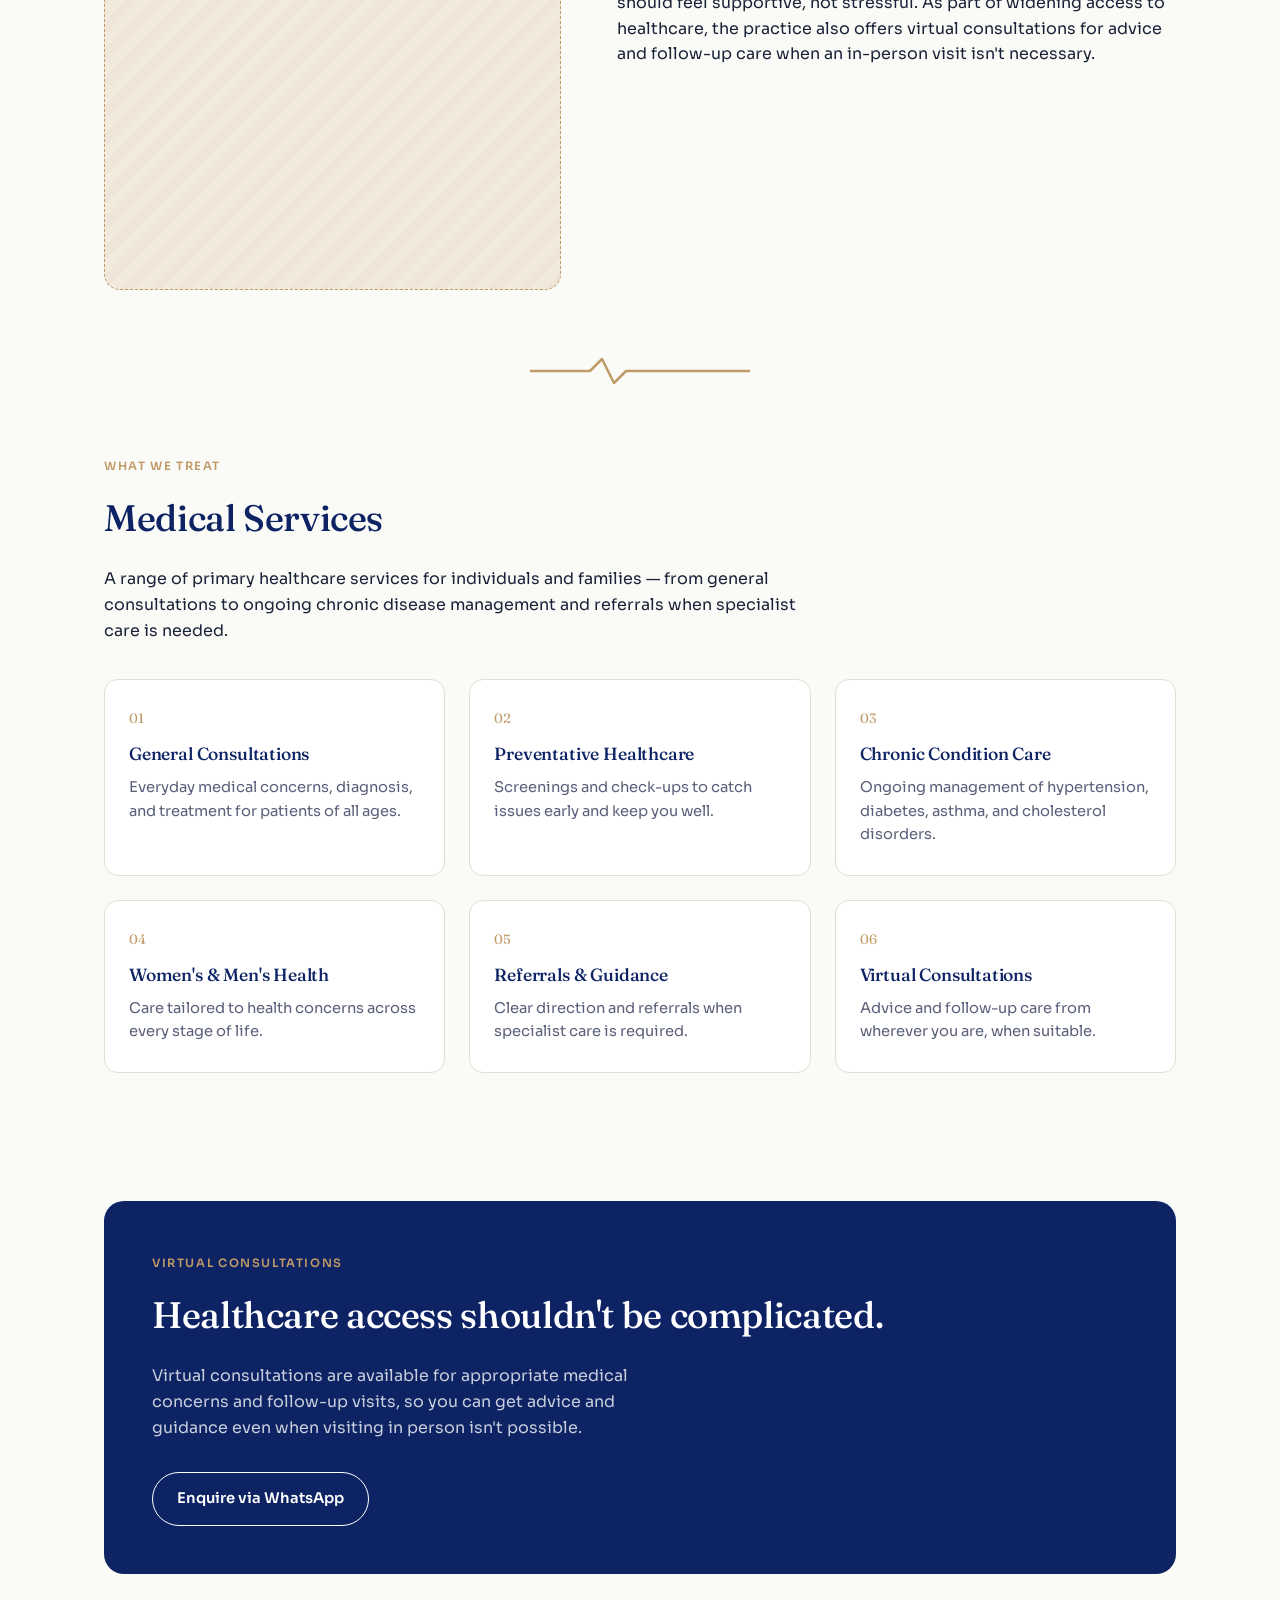
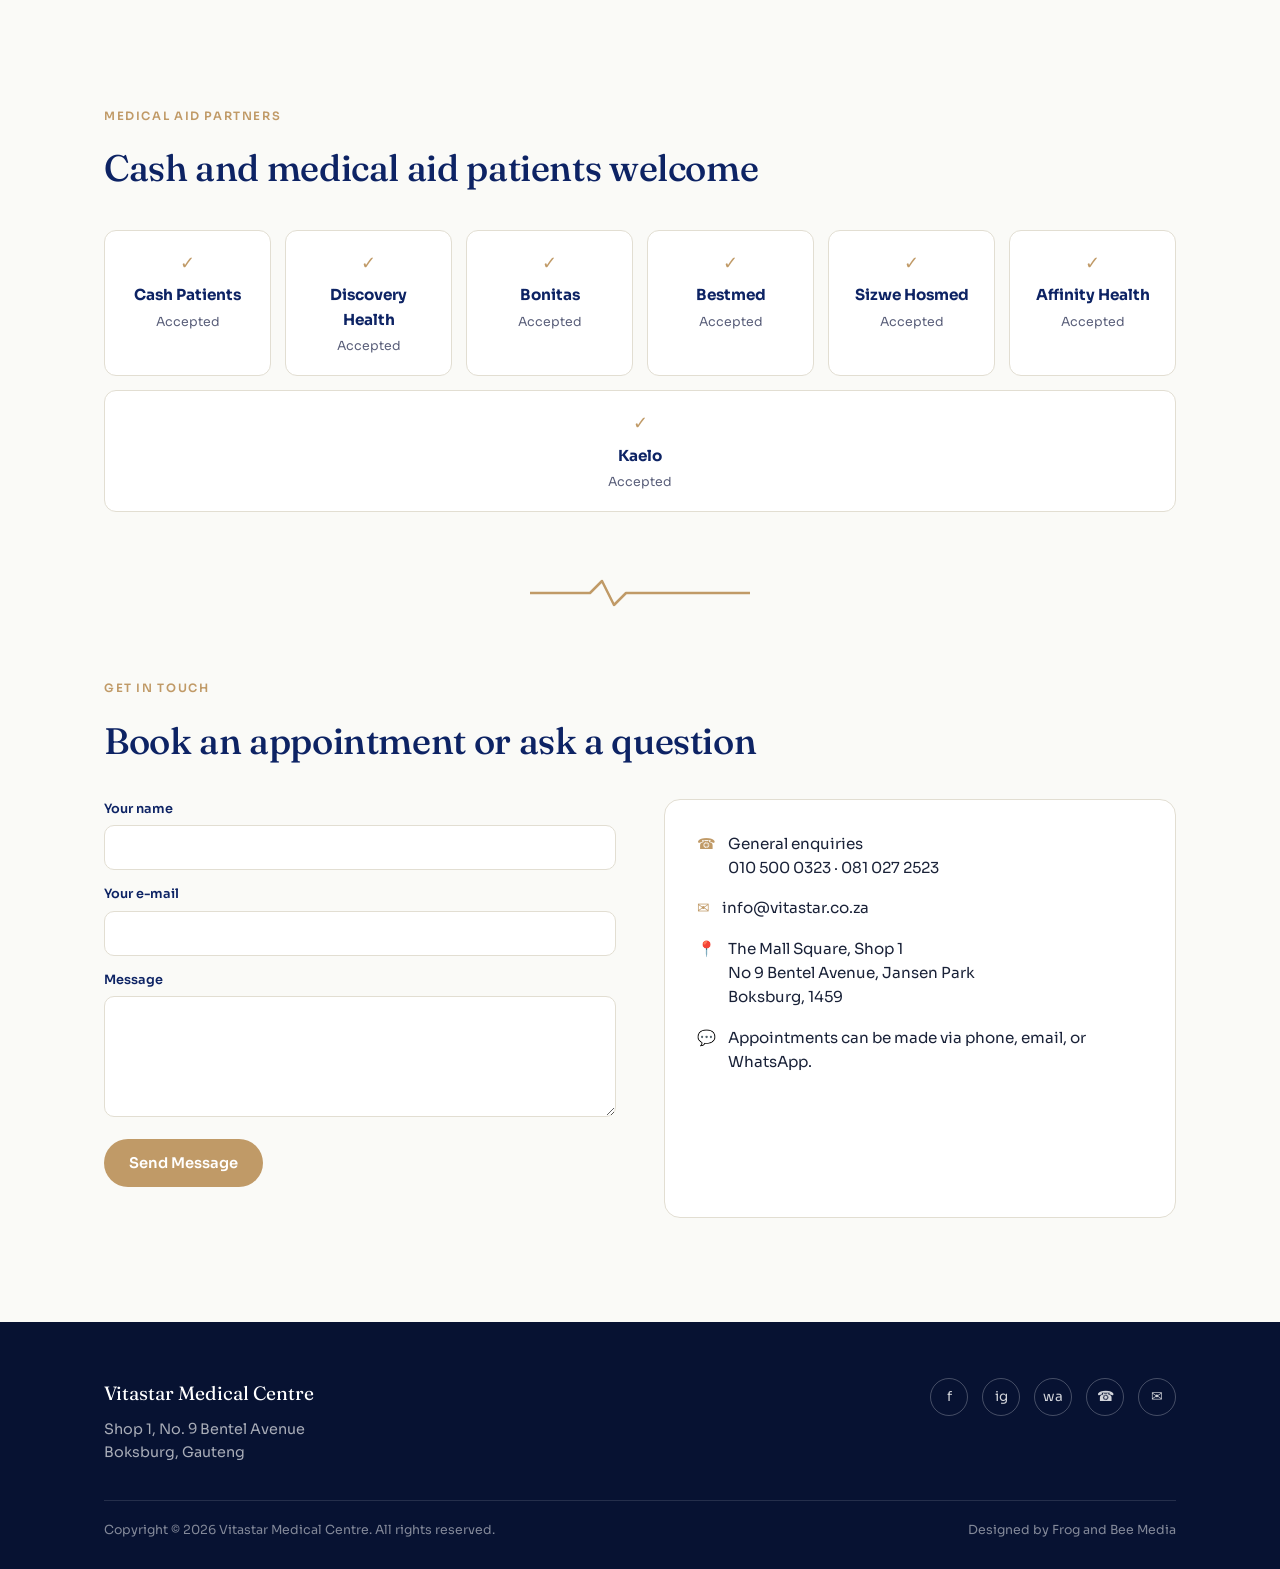
<file: index-5.html>
<!DOCTYPE html>
<html lang="en">
<head>
<meta charset="UTF-8">
<meta name="viewport" content="width=device-width, initial-scale=1.0">
<script>
  (function(){
    var saved = localStorage.getItem('vitastar-theme');
    var theme = saved || (window.matchMedia('(prefers-color-scheme: dark)').matches ? 'dark' : 'light');
    document.documentElement.setAttribute('data-theme', theme);
  })();
</script>

<meta name="theme-color" content="#FAFAF7" media="(prefers-color-scheme: light)">
<meta name="theme-color" content="#0E1220" media="(prefers-color-scheme: dark)">

<title>Vitastar Medical Centre | Family Doctor & GP in Boksburg</title>
<meta name="description" content="Vitastar Medical Centre, led by Dr. A.H. Narotam, offers family medicine, chronic condition management and virtual consultations in Boksburg. Book by phone, email or WhatsApp.">
<meta name="keywords" content="GP Boksburg, family doctor Boksburg, medical centre Boksburg, Dr A H Narotam, primary healthcare Boksburg, chronic disease management, virtual consultation South Africa">
<meta name="author" content="Vitastar Medical Centre">
<meta name="robots" content="index, follow">
<link rel="canonical" href="https://www.vitastar.co.za/">

<!-- Open Graph -->
<meta property="og:type" content="business.business">
<meta property="og:title" content="Vitastar Medical Centre | Family Doctor & GP in Boksburg">
<meta property="og:description" content="Family medicine, chronic condition management and virtual consultations with Dr. A.H. Narotam in Boksburg.">
<meta property="og:url" content="https://www.vitastar.co.za/">
<meta property="og:image" content="https://www.vitastar.co.za/assets/vitastar-social-card.jpg">
<meta property="og:locale" content="en_ZA">
<meta property="og:site_name" content="Vitastar Medical Centre">

<!-- Twitter -->
<meta name="twitter:card" content="summary_large_image">
<meta name="twitter:title" content="Vitastar Medical Centre | Family Doctor & GP in Boksburg">
<meta name="twitter:description" content="Family medicine, chronic condition management and virtual consultations with Dr. A.H. Narotam in Boksburg.">
<meta name="twitter:image" content="https://www.vitastar.co.za/assets/vitastar-social-card.jpg">

<link rel="icon" type="image/png" href="/assets/favicon.png">
<link rel="apple-touch-icon" href="/assets/favicon.png">

<link rel="preconnect" href="https://fonts.googleapis.com">
<link rel="preconnect" href="https://fonts.gstatic.com" crossorigin>
<link href="https://fonts.googleapis.com/css2?family=Fraunces:opsz,wght@9..144,400;9..144,500;9..144,600&family=Sora:wght@400;500;600;700&display=swap" rel="stylesheet">
<link rel="stylesheet" href="css/styles.css">

<!-- Structured data: local medical business -->
<script type="application/ld+json">
{
  "@context": "https://schema.org",
  "@type": "MedicalBusiness",
  "name": "Vitastar Medical Centre",
  "image": "https://www.vitastar.co.za/assets/vitastar-social-card.jpg",
  "url": "https://www.vitastar.co.za/",
  "telephone": ["+27105000323", "+27810272523"],
  "email": "info@vitastar.co.za",
  "priceRange": "$$",
  "address": {
    "@type": "PostalAddress",
    "streetAddress": "The Mall Square, Shop 1, No 9 Bentel Avenue, Jansen Park",
    "addressLocality": "Boksburg",
    "postalCode": "1459",
    "addressRegion": "Gauteng",
    "addressCountry": "ZA"
  },
  "medicalSpecialty": "General Practice",
  "sameAs": [
    "https://www.facebook.com/profile.php?id=61574646637067",
    "https://instagram.com/vitastardrahnarotam"
  ],
  "employee": {
    "@type": "Physician",
    "name": "Dr. A.H. Narotam",
    "medicalSpecialty": "General Practice"
  },
  "acceptedPaymentMethod": ["Cash", "Discovery Health", "Bonitas", "Bestmed", "Sizwe Hosmed", "Affinity Health", "Kaelo"]
}
</script>
</head>
<body>


<header>
  <div class="container nav-row">
    <a href="#top" class="brand">
      <svg class="brand-mark" viewBox="0 0 40 40" aria-hidden="true">
        <circle cx="20" cy="20" r="19" fill="#0D2364"/>
        <path d="M8 21 h6 l3 -8 l4 14 l3 -10 l2 4 h6" fill="none" stroke="#C09A67" stroke-width="2.2" stroke-linecap="round" stroke-linejoin="round"/>
      </svg>
      Vitastar
    </a>
    <nav class="links" id="navLinks">
      <a href="#about">About</a>
      <a href="#services">Services</a>
      <a href="#virtual">Virtual Care</a>
      <a href="#aid">Medical Aid</a>
      <a href="#contact">Contact</a>
    </nav>
    <div class="header-actions">
      <a class="nav-cta" href="https://wa.me/27810272523?text=Hi,%20I'd%20like%20to%20book%20an%20appointment" target="_blank" rel="noopener" aria-label="Book an appointment via WhatsApp">
        <span class="cta-full" aria-hidden="true">Book via WhatsApp</span>
        <span class="cta-short" aria-hidden="true">Book Now</span>
      </a>
      <button class="theme-toggle" id="themeToggle" aria-label="Toggle dark mode">
        <span class="icon-sun">☀</span>
        <span class="icon-moon">☾</span>
      </button>
      <button class="menu-toggle" id="menuToggle" aria-label="Toggle menu" aria-expanded="false">☰</button>
    </div>
  </div>
</header>

<main id="top">

  <section class="hero">
    <div class="container hero-grid">
      <div>
        <span class="eyebrow">Primary Healthcare · Boksburg</span>
        <h1>Family medicine that treats you like a person, not a number.</h1>
        <p class="lead">Vitastar Medical Centre, led by Dr. A.H. Narotam, offers everyday healthcare, clear medical guidance, and continuity of care for individuals and families in Boksburg.</p>
        <div class="hero-actions">
          <a class="btn btn-primary" href="https://wa.me/27810272523?text=Hi,%20I'd%20like%20to%20book%20an%20appointment" target="_blank" rel="noopener">Book an Appointment</a>
          <a class="btn btn-outline" href="#contact">Contact Us</a>
        </div>
      </div>
      <figure class="hero-art">
        <svg class="cross" viewBox="0 0 100 100" aria-hidden="true">
          <path d="M10 45 h20 l6 -20 l10 40 l8 -28 l5 8 h31" fill="none" stroke="white" stroke-width="4" stroke-linecap="round" stroke-linejoin="round"/>
        </svg>
        <figcaption>Photo placeholder — practice / doctor portrait</figcaption>
      </figure>
    </div>
  </section>

  <div class="pulse" aria-hidden="true">
    <svg viewBox="0 0 220 34"><path d="M0 17 H60 L72 5 L84 29 L96 17 H220"/></svg>
  </div>

  <section class="block" id="about">
    <div class="container two-col">
      <div>
        <span class="eyebrow">Our Practice</span>
        <h2>Vitastar Medical Centre</h2>
      </div>
      <div>
        <p>Your trusted family doctor for everyday healthcare, clear advice, and peace of mind. Led by Dr. A.H. Narotam, Vitastar Medical Centre provides accessible primary healthcare for individuals and families in the Boksburg community.</p>
        <p>Our practice focuses on practical medical care, straightforward advice, and continuity of care for patients of all ages — whether you're dealing with an illness, managing a chronic condition, or simply looking for guidance about your health.</p>
        <p>We believe healthcare should be approachable, respectful, and centred around the needs of each patient.</p>
      </div>
    </div>
  </section>

  <section class="block" id="doctor">
    <div class="container two-col">
      <div class="photo-slot">Photo placeholder<br>Dr. A.H. Narotam</div>
      <div>
        <span class="eyebrow">Meet the Doctor</span>
        <h2>Dr. A.H. Narotam</h2>
        <p>Dr. Narotam has been in healthcare since 2007, with a lasting focus on primary healthcare and community medicine. He completed his medical degree at the University of the Witwatersrand. Years of close patient work have shaped a simple philosophy: patients should always be treated as people, not numbers.</p>
        <p>He believes compassion and understanding are central to good healthcare — no one asks to become unwell, and seeking care should feel supportive, not stressful. As part of widening access to healthcare, the practice also offers virtual consultations for advice and follow-up care when an in-person visit isn't necessary.</p>
      </div>
    </div>
  </section>

  <div class="pulse" aria-hidden="true">
    <svg viewBox="0 0 220 34"><path d="M0 17 H60 L72 5 L84 29 L96 17 H220"/></svg>
  </div>

  <section class="block" id="services">
    <div class="container">
      <span class="eyebrow">What We Treat</span>
      <h2>Medical Services</h2>
      <p style="max-width:60ch;">A range of primary healthcare services for individuals and families — from general consultations to ongoing chronic disease management and referrals when specialist care is needed.</p>
      <div class="services-grid">
        <div class="service-card"><span class="num">01</span><h3>General Consultations</h3><p>Everyday medical concerns, diagnosis, and treatment for patients of all ages.</p></div>
        <div class="service-card"><span class="num">02</span><h3>Preventative Healthcare</h3><p>Screenings and check-ups to catch issues early and keep you well.</p></div>
        <div class="service-card"><span class="num">03</span><h3>Chronic Condition Care</h3><p>Ongoing management of hypertension, diabetes, asthma, and cholesterol disorders.</p></div>
        <div class="service-card"><span class="num">04</span><h3>Women's & Men's Health</h3><p>Care tailored to health concerns across every stage of life.</p></div>
        <div class="service-card"><span class="num">05</span><h3>Referrals & Guidance</h3><p>Clear direction and referrals when specialist care is required.</p></div>
        <div class="service-card"><span class="num">06</span><h3>Virtual Consultations</h3><p>Advice and follow-up care from wherever you are, when suitable.</p></div>
      </div>
    </div>
  </section>

  <section class="block" id="virtual">
    <div class="container">
      <div class="band">
        <div>
          <span class="eyebrow" style="color:var(--gold);">Virtual Consultations</span>
          <h2>Healthcare access shouldn't be complicated.</h2>
          <p>Virtual consultations are available for appropriate medical concerns and follow-up visits, so you can get advice and guidance even when visiting in person isn't possible.</p>
        </div>
        <a class="btn btn-outline" href="https://wa.me/27810272523?text=Hi,%20I'd%20like%20to%20enquire%20about%20a%20virtual%20consultation" target="_blank" rel="noopener">Enquire via WhatsApp</a>
      </div>
    </div>
  </section>

  <section class="block" id="aid">
    <div class="container">
      <span class="eyebrow">Medical Aid Partners</span>
      <h2>Cash and medical aid patients welcome</h2>
      <div class="aid-strip">
        <div class="aid-badge"><div class="check">✓</div><strong>Cash Patients</strong><span>Accepted</span></div>
        <div class="aid-badge"><div class="check">✓</div><strong>Discovery Health</strong><span>Accepted</span></div>
        <div class="aid-badge"><div class="check">✓</div><strong>Bonitas</strong><span>Accepted</span></div>
        <div class="aid-badge"><div class="check">✓</div><strong>Bestmed</strong><span>Accepted</span></div>
        <div class="aid-badge"><div class="check">✓</div><strong>Sizwe Hosmed</strong><span>Accepted</span></div>
        <div class="aid-badge"><div class="check">✓</div><strong>Affinity Health</strong><span>Accepted</span></div>
        <div class="aid-badge"><div class="check">✓</div><strong>Kaelo</strong><span>Accepted</span></div>
      </div>
    </div>
  </section>

  <div class="pulse" aria-hidden="true">
    <svg viewBox="0 0 220 34"><path d="M0 17 H60 L72 5 L84 29 L96 17 H220"/></svg>
  </div>

  <section class="block" id="contact">
    <div class="container">
      <span class="eyebrow">Get In Touch</span>
      <h2>Book an appointment or ask a question</h2>
      <div class="contact-grid" style="margin-top:28px;">
        <form class="contact-form" id="contactForm" novalidate>
          <div class="field">
            <label for="name">Your name</label>
            <input id="name" name="name" type="text" required>
          </div>
          <div class="field">
            <label for="email">Your e-mail</label>
            <input id="email" name="email" type="email" required>
          </div>
          <div class="field">
            <label for="message">Message</label>
            <textarea id="message" name="message" rows="5" required></textarea>
          </div>
          <button type="submit" class="btn btn-primary" style="align-self:flex-start;">Send Message</button>
          <p class="form-note" id="formNote"></p>
        </form>
        <div class="info-card">
          <div class="info-line"><span class="ico">☎</span><div>General enquiries<br><a href="tel:0105000323">010 500 0323</a> · <a href="tel:0810272523">081 027 2523</a></div></div>
          <div class="info-line"><span class="ico">✉</span><div><a href="mailto:info@vitastar.co.za">info@vitastar.co.za</a></div></div>
          <div class="info-line"><span class="ico">📍</span><address style="font-style:normal;">The Mall Square, Shop 1<br>No 9 Bentel Avenue, Jansen Park<br>Boksburg, 1459</address></div>
          <div class="info-line"><span class="ico">💬</span><div>Appointments can be made via phone, email, or WhatsApp.</div></div>
        </div>
      </div>
    </div>
  </section>

</main>

<footer>
  <div class="container">
    <div class="footer-grid">
      <div>
        <div class="footer-brand">Vitastar Medical Centre</div>
        <p style="margin:0;font-size:.9rem;color:rgba(255,255,255,.65);">Shop 1, No. 9 Bentel Avenue<br>Boksburg, Gauteng</p>
      </div>
      <div class="socials">
        <a href="https://www.facebook.com/profile.php?id=61574646637067" target="_blank" rel="noopener" aria-label="Facebook">f</a>
        <a href="https://instagram.com/vitastardrahnarotam" target="_blank" rel="noopener" aria-label="Instagram">ig</a>
        <a href="https://wa.me/27810272523" target="_blank" rel="noopener" aria-label="WhatsApp">wa</a>
        <a href="tel:0105000323" aria-label="Phone">☎</a>
        <a href="mailto:info@vitastar.co.za" aria-label="Email">✉</a>
      </div>
    </div>
    <div class="footer-bottom">
      <span>Copyright © 2026 Vitastar Medical Centre. All rights reserved.</span>
      <span>Designed by Frog and Bee Media</span>
    </div>
  </div>
</footer>

<button id="toTop" aria-label="Scroll to top">↑</button>

<script src="js/script.js"></script>
</body>
</html>
</file>
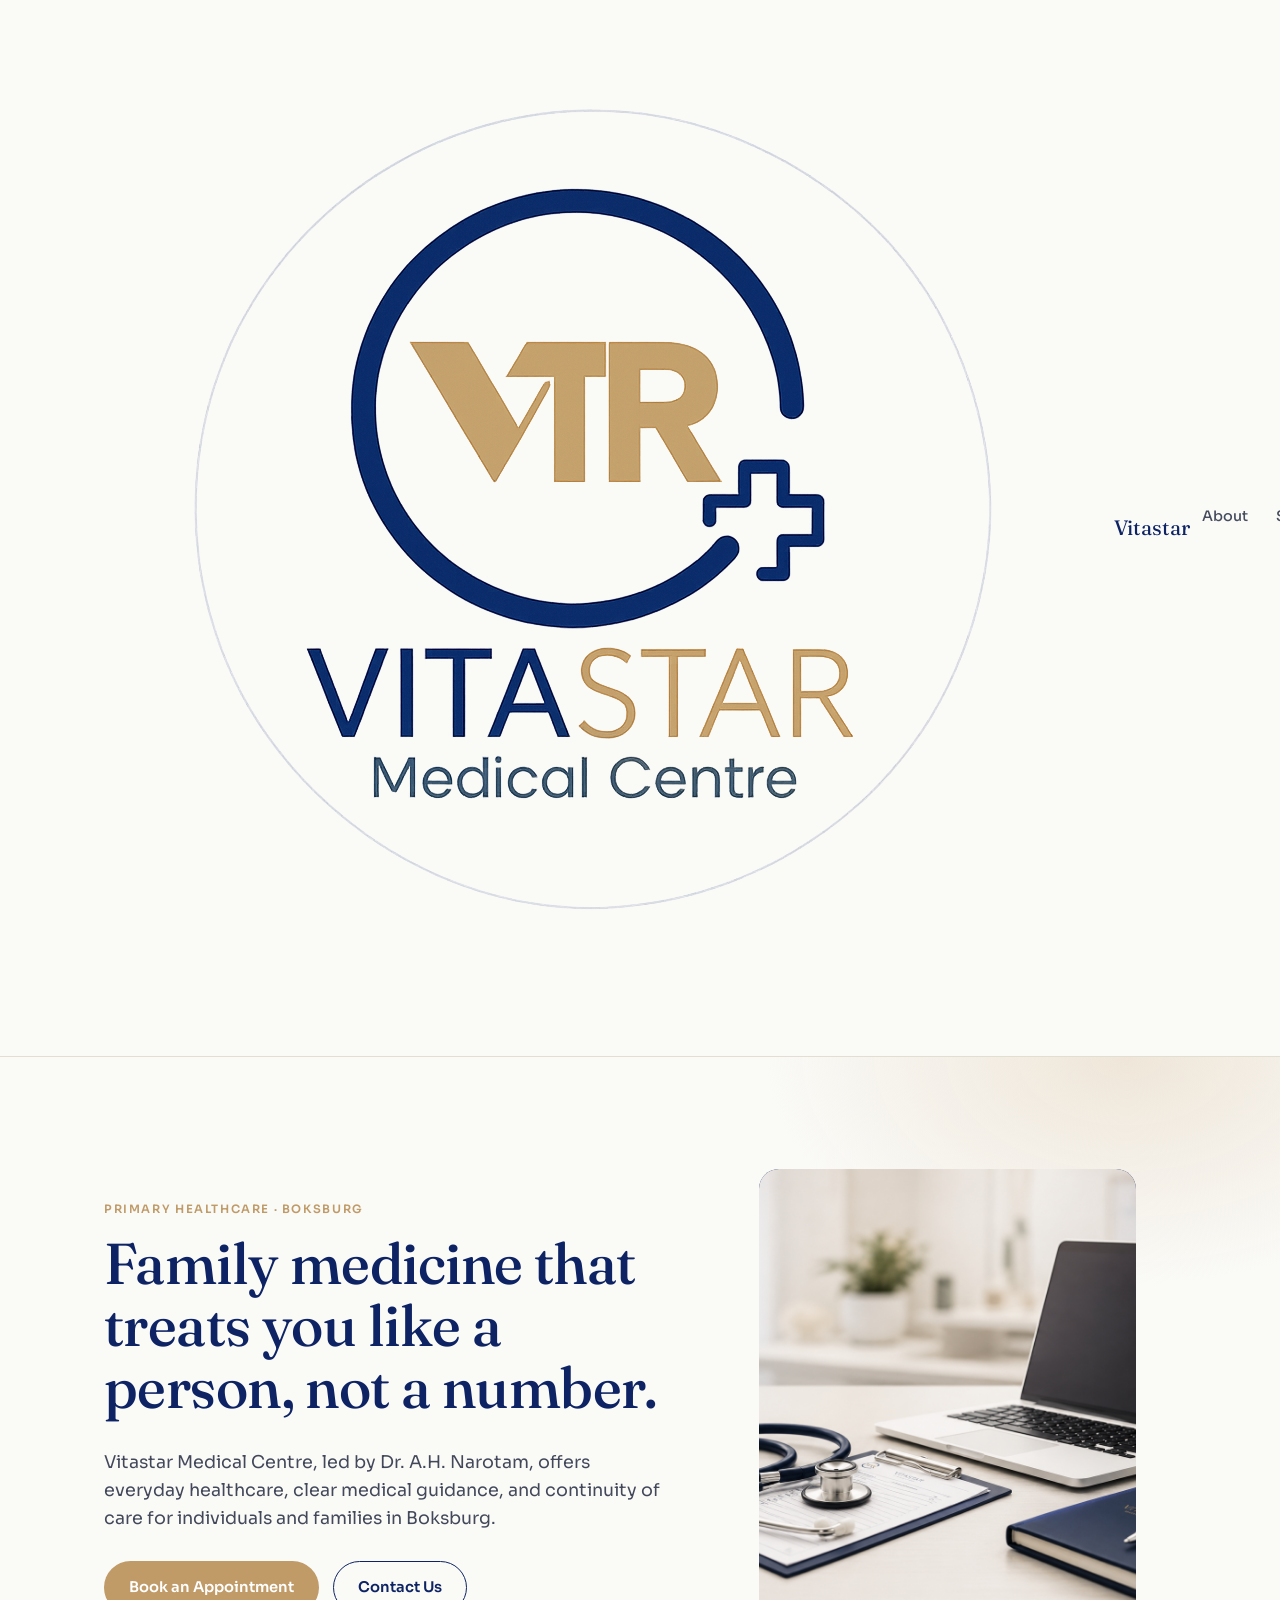
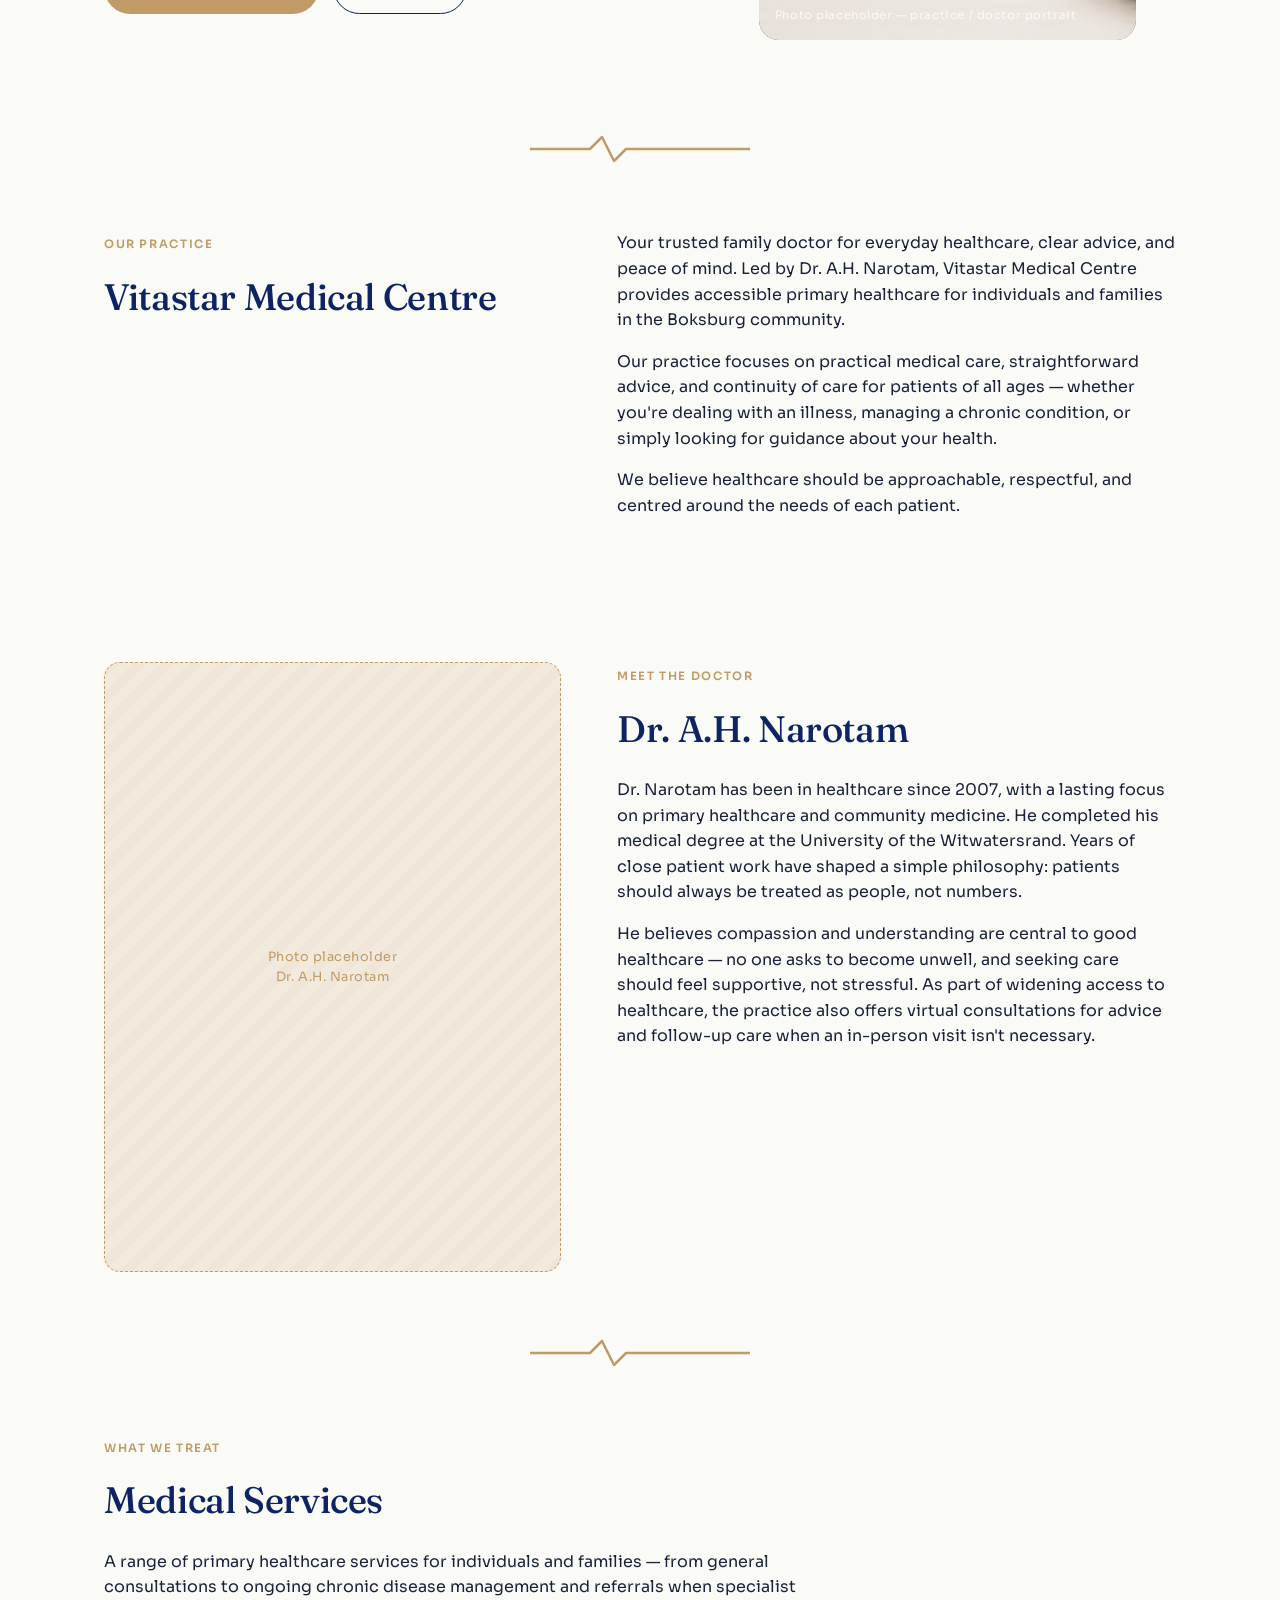
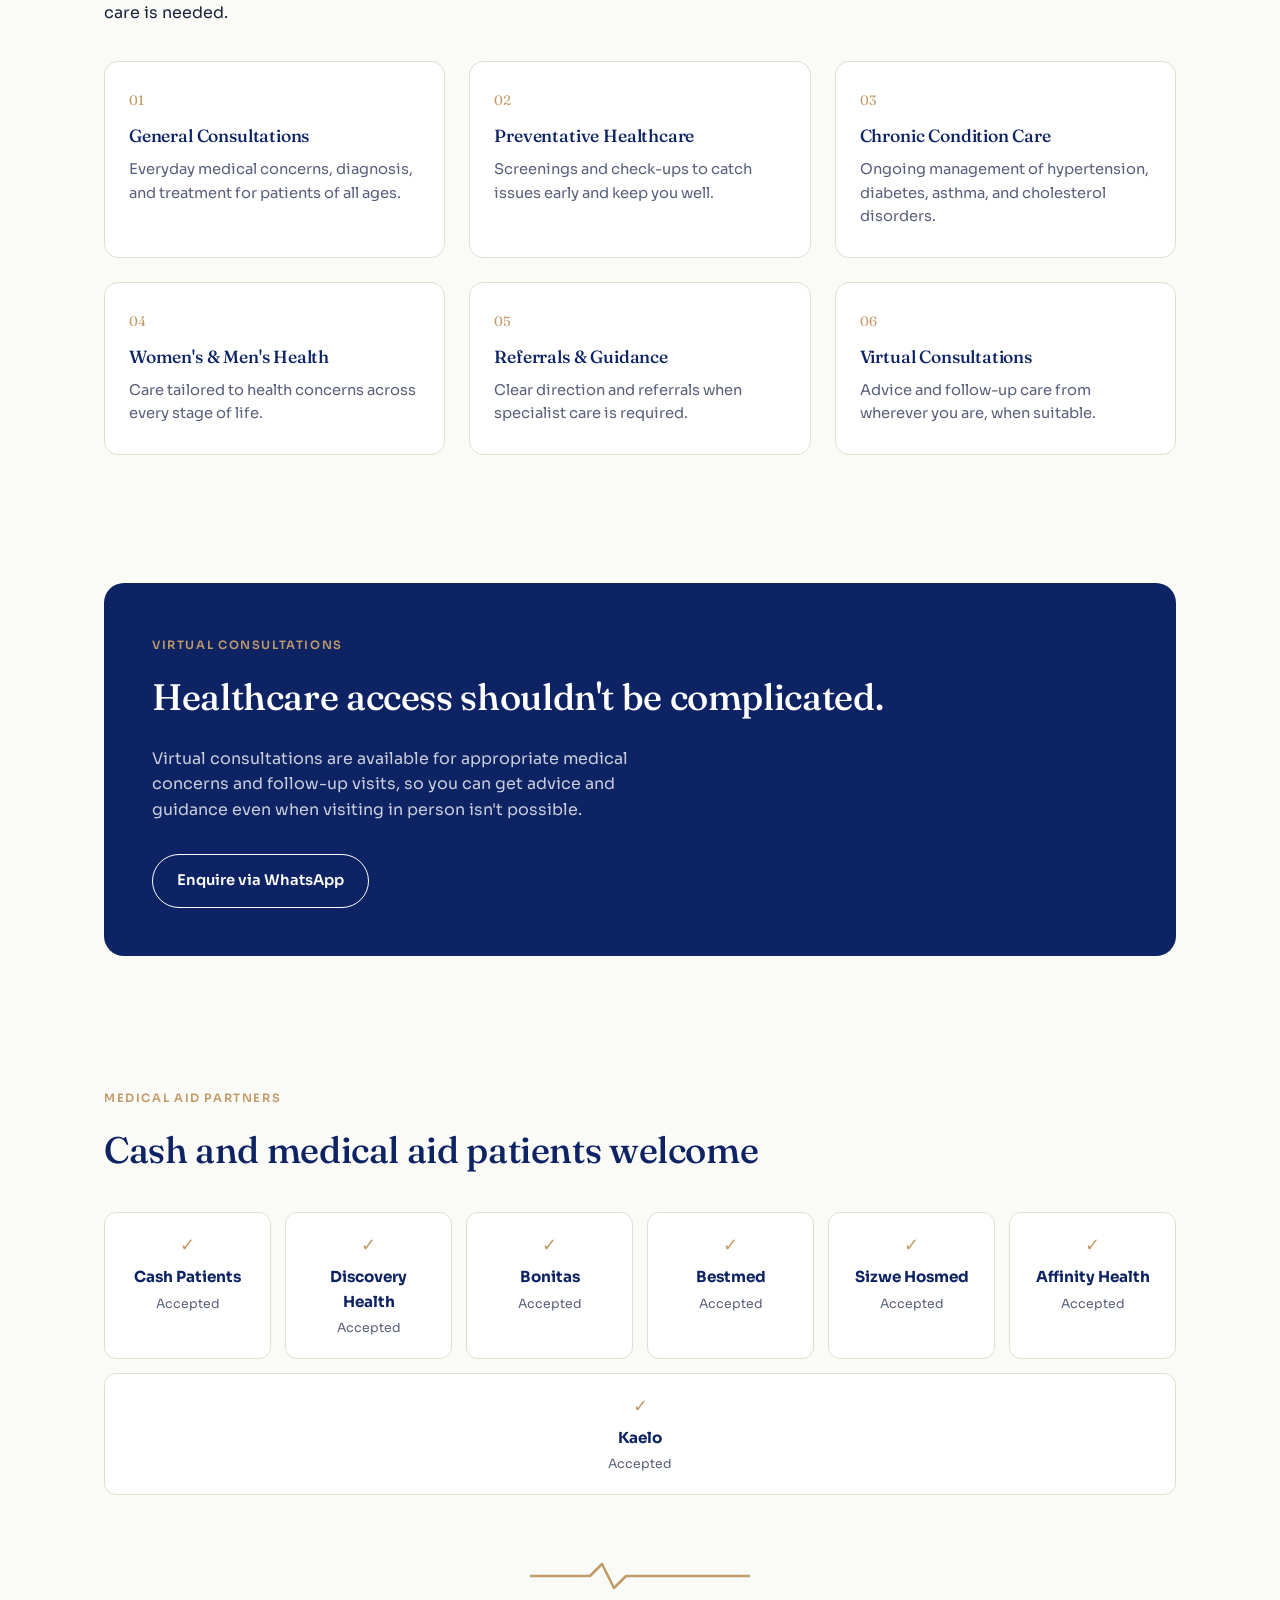
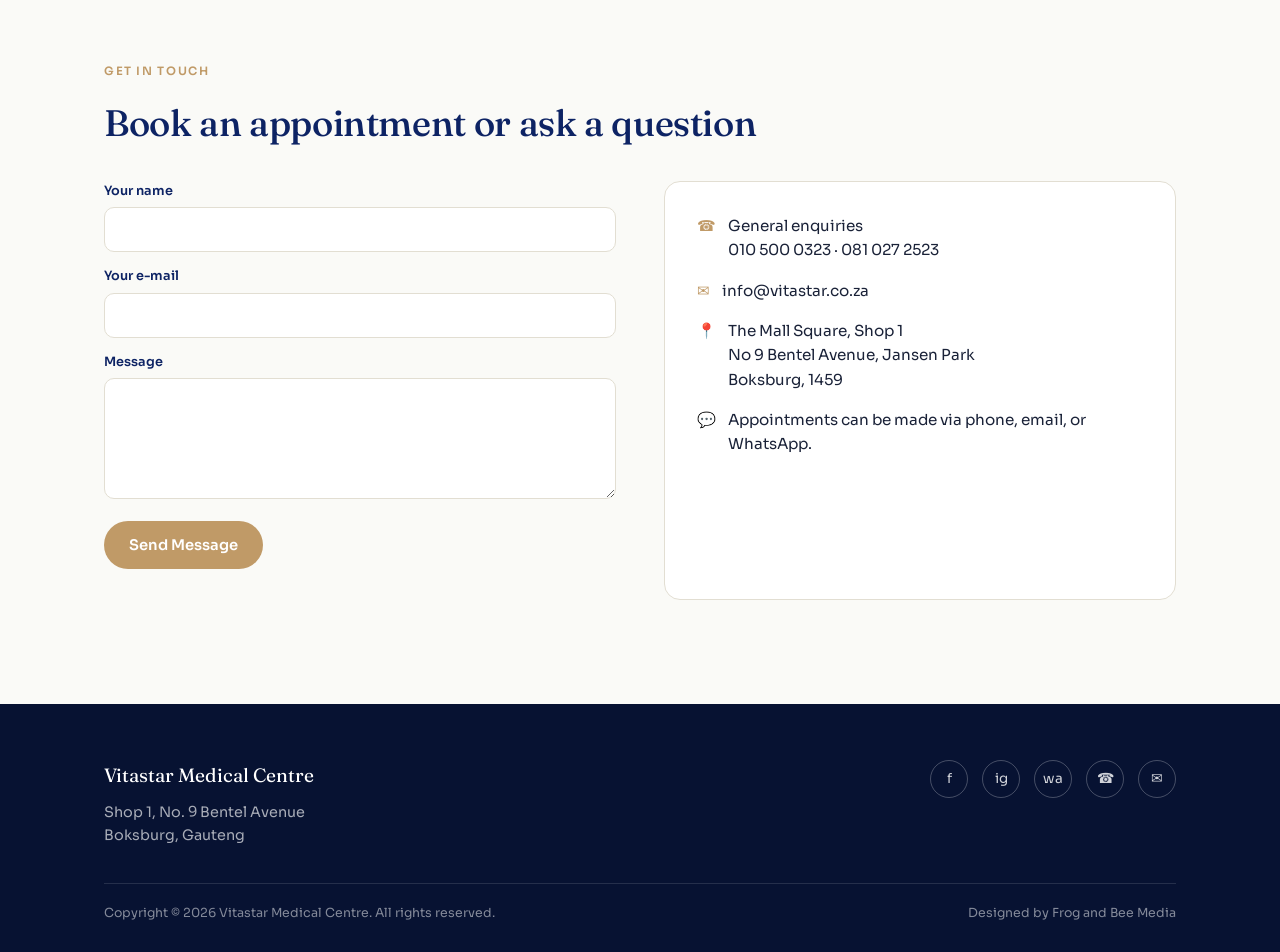
<file: indexx.html>
<!DOCTYPE html>
<html lang="en">
<head>
<meta charset="UTF-8">
<meta name="viewport" content="width=device-width, initial-scale=1.0">
<script>
  (function(){
    var saved = localStorage.getItem('vitastar-theme');
    var theme = saved || (window.matchMedia('(prefers-color-scheme: dark)').matches ? 'dark' : 'light');
    document.documentElement.setAttribute('data-theme', theme);
  })();
</script>

<meta name="theme-color" content="#FAFAF7" media="(prefers-color-scheme: light)">
<meta name="theme-color" content="#0E1220" media="(prefers-color-scheme: dark)">

<title>Vitastar Medical Centre | Family Doctor & GP in Boksburg</title>
<meta name="description" content="Vitastar Medical Centre, led by Dr. A.H. Narotam, offers family medicine, chronic condition management and virtual consultations in Boksburg. Book by phone, email or WhatsApp.">
<meta name="keywords" content="GP Boksburg, family doctor Boksburg, medical centre Boksburg, Dr A H Narotam, primary healthcare Boksburg, chronic disease management, virtual consultation South Africa">
<meta name="author" content="Vitastar Medical Centre">
<meta name="robots" content="index, follow">
<link rel="canonical" href="https://www.vitastar.co.za/">

<!-- Open Graph -->
<meta property="og:type" content="business.business">
<meta property="og:title" content="Vitastar Medical Centre | Family Doctor & GP in Boksburg">
<meta property="og:description" content="Family medicine, chronic condition management and virtual consultations with Dr. A.H. Narotam in Boksburg.">
<meta property="og:url" content="https://www.vitastar.co.za/">
<meta property="og:image" content="https://www.vitastar.co.za/assets/vitastar-social-card.jpg">
<meta property="og:locale" content="en_ZA">
<meta property="og:site_name" content="Vitastar Medical Centre">

<!-- Twitter -->
<meta name="twitter:card" content="summary_large_image">
<meta name="twitter:title" content="Vitastar Medical Centre | Family Doctor & GP in Boksburg">
<meta name="twitter:description" content="Family medicine, chronic condition management and virtual consultations with Dr. A.H. Narotam in Boksburg.">
<meta name="twitter:image" content="https://www.vitastar.co.za/assets/vitastar-social-card.jpg">

<link rel="icon" type="image/png" href="/assets/favicon.png">
<link rel="apple-touch-icon" href="/assets/favicon.png">

<link rel="preconnect" href="https://fonts.googleapis.com">
<link rel="preconnect" href="https://fonts.gstatic.com" crossorigin>
<link href="https://fonts.googleapis.com/css2?family=Fraunces:opsz,wght@9..144,400;9..144,500;9..144,600&family=Sora:wght@400;500;600;700&display=swap" rel="stylesheet">
<link rel="stylesheet" href="css/styles.css">

<!-- Structured data: local medical business -->
<script type="application/ld+json">
{
  "@context": "https://schema.org",
  "@type": "MedicalBusiness",
  "name": "Vitastar Medical Centre",
  "image": "https://www.vitastar.co.za/assets/vitastar-social-card.jpg",
  "url": "https://www.vitastar.co.za/",
  "telephone": ["+27105000323", "+27810272523"],
  "email": "info@vitastar.co.za",
  "priceRange": "$$",
  "address": {
    "@type": "PostalAddress",
    "streetAddress": "The Mall Square, Shop 1, No 9 Bentel Avenue, Jansen Park",
    "addressLocality": "Boksburg",
    "postalCode": "1459",
    "addressRegion": "Gauteng",
    "addressCountry": "ZA"
  },
  "medicalSpecialty": "General Practice",
  "sameAs": [
    "https://www.facebook.com/profile.php?id=61574646637067",
    "https://instagram.com/vitastardrahnarotam"
  ],
  "employee": {
    "@type": "Physician",
    "name": "Dr. A.H. Narotam",
    "medicalSpecialty": "General Practice"
  },
  "acceptedPaymentMethod": ["Cash", "Discovery Health", "Bonitas", "Bestmed", "Sizwe Hosmed", "Affinity Health", "Kaelo"]
}
</script>
</head>
<body>


<header>
  <div class="container nav-row">
    <a href="#top" class="brand">
      <img src="assets/logo.png">
      Vitastar
    </a>
    <nav class="links" id="navLinks">
      <a href="#about">About</a>
      <a href="#services">Services</a>
      <a href="#virtual">Virtual Care</a>
      <a href="#aid">Medical Aid</a>
      <a href="#contact">Contact</a>
    </nav>
    <div style="display:flex;align-items:center;gap:10px;">
      <a class="nav-cta" href="https://wa.me/27810272523?text=Hi,%20I'd%20like%20to%20book%20an%20appointment" target="_blank" rel="noopener">Book via WhatsApp</a>
      <button class="theme-toggle" id="themeToggle" aria-label="Toggle dark mode">
        <span class="icon-sun">☀</span>
        <span class="icon-moon">☾</span>
      </button>
      <button class="menu-toggle" id="menuToggle" aria-label="Toggle menu" aria-expanded="false">☰</button>
    </div>
  </div>
</header>

<main id="top">

  <section class="hero">
    <div class="container hero-grid">
      <div>
        <span class="eyebrow">Primary Healthcare · Boksburg</span>
        <h1>Family medicine that treats you like a person, not a number.</h1>
        <p class="lead">Vitastar Medical Centre, led by Dr. A.H. Narotam, offers everyday healthcare, clear medical guidance, and continuity of care for individuals and families in Boksburg.</p>
        <div class="hero-actions">
          <a class="btn btn-primary" href="https://wa.me/27810272523?text=Hi,%20I'd%20like%20to%20book%20an%20appointment" target="_blank" rel="noopener">Book an Appointment</a>
          <a class="btn btn-outline" href="#contact">Contact Us</a>
        </div>
      </div>
      <figure class="hero-art">
        <img src="assets/practice.png">
        <figcaption>Photo placeholder — practice / doctor portrait</figcaption>
      </figure>
    </div>
  </section>

  <div class="pulse" aria-hidden="true">
    <svg viewBox="0 0 220 34"><path d="M0 17 H60 L72 5 L84 29 L96 17 H220"/></svg>
  </div>

  <section class="block" id="about">
    <div class="container two-col">
      <div>
        <span class="eyebrow">Our Practice</span>
        <h2>Vitastar Medical Centre</h2>
      </div>
      <div>
        <p>Your trusted family doctor for everyday healthcare, clear advice, and peace of mind. Led by Dr. A.H. Narotam, Vitastar Medical Centre provides accessible primary healthcare for individuals and families in the Boksburg community.</p>
        <p>Our practice focuses on practical medical care, straightforward advice, and continuity of care for patients of all ages — whether you're dealing with an illness, managing a chronic condition, or simply looking for guidance about your health.</p>
        <p>We believe healthcare should be approachable, respectful, and centred around the needs of each patient.</p>
      </div>
    </div>
  </section>

  <section class="block" id="doctor">
    <div class="container two-col">
      <div class="photo-slot">Photo placeholder<br>Dr. A.H. Narotam</div>
      <div>
        <span class="eyebrow">Meet the Doctor</span>
        <h2>Dr. A.H. Narotam</h2>
        <p>Dr. Narotam has been in healthcare since 2007, with a lasting focus on primary healthcare and community medicine. He completed his medical degree at the University of the Witwatersrand. Years of close patient work have shaped a simple philosophy: patients should always be treated as people, not numbers.</p>
        <p>He believes compassion and understanding are central to good healthcare — no one asks to become unwell, and seeking care should feel supportive, not stressful. As part of widening access to healthcare, the practice also offers virtual consultations for advice and follow-up care when an in-person visit isn't necessary.</p>
      </div>
    </div>
  </section>

  <div class="pulse" aria-hidden="true">
    <svg viewBox="0 0 220 34"><path d="M0 17 H60 L72 5 L84 29 L96 17 H220"/></svg>
  </div>

  <section class="block" id="services">
    <div class="container">
      <span class="eyebrow">What We Treat</span>
      <h2>Medical Services</h2>
      <p style="max-width:60ch;">A range of primary healthcare services for individuals and families — from general consultations to ongoing chronic disease management and referrals when specialist care is needed.</p>
      <div class="services-grid">
        <div class="service-card"><span class="num">01</span><h3>General Consultations</h3><p>Everyday medical concerns, diagnosis, and treatment for patients of all ages.</p></div>
        <div class="service-card"><span class="num">02</span><h3>Preventative Healthcare</h3><p>Screenings and check-ups to catch issues early and keep you well.</p></div>
        <div class="service-card"><span class="num">03</span><h3>Chronic Condition Care</h3><p>Ongoing management of hypertension, diabetes, asthma, and cholesterol disorders.</p></div>
        <div class="service-card"><span class="num">04</span><h3>Women's & Men's Health</h3><p>Care tailored to health concerns across every stage of life.</p></div>
        <div class="service-card"><span class="num">05</span><h3>Referrals & Guidance</h3><p>Clear direction and referrals when specialist care is required.</p></div>
        <div class="service-card"><span class="num">06</span><h3>Virtual Consultations</h3><p>Advice and follow-up care from wherever you are, when suitable.</p></div>
      </div>
    </div>
  </section>

  <section class="block" id="virtual">
    <div class="container">
      <div class="band">
        <div>
          <span class="eyebrow" style="color:var(--gold);">Virtual Consultations</span>
          <h2>Healthcare access shouldn't be complicated.</h2>
          <p>Virtual consultations are available for appropriate medical concerns and follow-up visits, so you can get advice and guidance even when visiting in person isn't possible.</p>
        </div>
        <a class="btn btn-outline" href="https://wa.me/27810272523?text=Hi,%20I'd%20like%20to%20enquire%20about%20a%20virtual%20consultation" target="_blank" rel="noopener">Enquire via WhatsApp</a>
      </div>
    </div>
  </section>

  <section class="block" id="aid">
    <div class="container">
      <span class="eyebrow">Medical Aid Partners</span>
      <h2>Cash and medical aid patients welcome</h2>
      <div class="aid-strip">
        <div class="aid-badge"><div class="check">✓</div><strong>Cash Patients</strong><span>Accepted</span></div>
        <div class="aid-badge"><div class="check">✓</div><strong>Discovery Health</strong><span>Accepted</span></div>
        <div class="aid-badge"><div class="check">✓</div><strong>Bonitas</strong><span>Accepted</span></div>
        <div class="aid-badge"><div class="check">✓</div><strong>Bestmed</strong><span>Accepted</span></div>
        <div class="aid-badge"><div class="check">✓</div><strong>Sizwe Hosmed</strong><span>Accepted</span></div>
        <div class="aid-badge"><div class="check">✓</div><strong>Affinity Health</strong><span>Accepted</span></div>
        <div class="aid-badge"><div class="check">✓</div><strong>Kaelo</strong><span>Accepted</span></div>
      </div>
    </div>
  </section>

  <div class="pulse" aria-hidden="true">
    <svg viewBox="0 0 220 34"><path d="M0 17 H60 L72 5 L84 29 L96 17 H220"/></svg>
  </div>

  <section class="block" id="contact">
    <div class="container">
      <span class="eyebrow">Get In Touch</span>
      <h2>Book an appointment or ask a question</h2>
      <div class="contact-grid" style="margin-top:28px;">
        <form class="contact-form" id="contactForm" novalidate>
          <div class="field">
            <label for="name">Your name</label>
            <input id="name" name="name" type="text" required>
          </div>
          <div class="field">
            <label for="email">Your e-mail</label>
            <input id="email" name="email" type="email" required>
          </div>
          <div class="field">
            <label for="message">Message</label>
            <textarea id="message" name="message" rows="5" required></textarea>
          </div>
          <button type="submit" class="btn btn-primary" style="align-self:flex-start;">Send Message</button>
          <p class="form-note" id="formNote"></p>
        </form>
        <div class="info-card">
          <div class="info-line"><span class="ico">☎</span><div>General enquiries<br><a href="tel:0105000323">010 500 0323</a> · <a href="tel:0810272523">081 027 2523</a></div></div>
          <div class="info-line"><span class="ico">✉</span><div><a href="mailto:info@vitastar.co.za">info@vitastar.co.za</a></div></div>
          <div class="info-line"><span class="ico">📍</span><address style="font-style:normal;">The Mall Square, Shop 1<br>No 9 Bentel Avenue, Jansen Park<br>Boksburg, 1459</address></div>
          <div class="info-line"><span class="ico">💬</span><div>Appointments can be made via phone, email, or WhatsApp.</div></div>
        </div>
      </div>
    </div>
  </section>

</main>

<footer>
  <div class="container">
    <div class="footer-grid">
      <div>
        <div class="footer-brand">Vitastar Medical Centre</div>
        <p style="margin:0;font-size:.9rem;color:rgba(255,255,255,.65);">Shop 1, No. 9 Bentel Avenue<br>Boksburg, Gauteng</p>
      </div>
      <div class="socials">
        <a href="https://www.facebook.com/profile.php?id=61574646637067" target="_blank" rel="noopener" aria-label="Facebook">f</a>
        <a href="https://instagram.com/vitastardrahnarotam" target="_blank" rel="noopener" aria-label="Instagram">ig</a>
        <a href="https://wa.me/27810272523" target="_blank" rel="noopener" aria-label="WhatsApp">wa</a>
        <a href="tel:0105000323" aria-label="Phone">☎</a>
        <a href="mailto:info@vitastar.co.za" aria-label="Email">✉</a>
      </div>
    </div>
    <div class="footer-bottom">
      <span>Copyright © 2026 Vitastar Medical Centre. All rights reserved.</span>
      <span>Designed by Frog and Bee Media</span>
    </div>
  </div>
</footer>

<button id="toTop" aria-label="Scroll to top">↑</button>

<script src="js/script.js"></script>
</body>
</html>
</file>
<file: css/styles.css>
:root{
    --navy:#0D2364;
    --navy-deep:#071232;
    --gold:#C09A67;
    --gold-light:#EFE6D9;
    --paper:#FAFAF7;
    --ink:#1A2238;
    --line:#E2DED2;
    --card:#FFFFFF;
    --muted:#5A5F7A;
    --serif:'Fraunces', serif;
    --sans:'Sora', sans-serif;
    color-scheme:light;
  }
  html[data-theme="dark"]{
    --navy:#4C74D9;
    --navy-deep:#050B1F;
    --gold:#D9B67F;
    --gold-light:#2A2618;
    --paper:#0E1220;
    --ink:#E7E9F5;
    --line:#242A42;
    --card:#161B2E;
    --muted:#9BA1C2;
    color-scheme:dark;
  }
  html{transition:background .2s ease;}
  body{transition:background .2s ease, color .2s ease;}
  *{box-sizing:border-box;}
  html{scroll-behavior:smooth;}
  body{
    margin:0;
    font-family:var(--sans);
    color:var(--ink);
    background:var(--paper);
    line-height:1.6;
  }
  img,svg{max-width:100%;display:block;}
  a{color:inherit;text-decoration:none;}
  .container{max-width:1120px;margin:0 auto;padding:0 24px;}
  .eyebrow{
    font-family:var(--sans);
    font-size:.72rem;
    letter-spacing:.14em;
    text-transform:uppercase;
    color:var(--gold);
    font-weight:600;
    display:inline-block;
    margin-bottom:14px;
  }
  h1,h2,h3{font-family:var(--serif);font-weight:500;color:var(--navy);margin:0 0 .5em;letter-spacing:-.01em;}
  h1{font-size:clamp(2.4rem,5vw,3.6rem);line-height:1.08;}
  h2{font-size:clamp(1.7rem,3.2vw,2.3rem);}
  p{margin:0 0 1em;}

  /* pulse divider — signature element */
  .pulse{
    width:100%;
    height:34px;
    overflow:hidden;
    display:flex;
    align-items:center;
    justify-content:center;
  }
  .pulse svg{width:220px;height:34px;}
  .pulse path{
    fill:none;
    stroke:var(--gold);
    stroke-width:2.5;
    stroke-linecap:round;
    stroke-linejoin:round;
    stroke-dasharray:340;
    stroke-dashoffset:340;
    transition:stroke-dashoffset 1.1s ease;
  }
  .pulse.in-view path{stroke-dashoffset:0;}

  /* header */
  header{
    position:sticky;top:0;z-index:50;
    background:color-mix(in srgb, var(--paper) 90%, transparent);
    backdrop-filter:blur(8px);
    border-bottom:1px solid var(--line);
  }
  .nav-row{display:flex;align-items:center;justify-content:space-between;padding:16px 0;gap:12px;}
  .brand{display:flex;align-items:center;gap:10px;font-family:var(--serif);font-size:1.3rem;color:var(--navy);flex:none;}
  .brand-mark{width:38px;height:38px;flex:none;}
  nav.links{display:flex;gap:28px;font-size:.9rem;font-weight:500;}
  nav.links a{opacity:.8;transition:opacity .2s;}
  nav.links a:hover{opacity:1;color:var(--gold);}
  .header-actions{display:flex;align-items:center;gap:10px;flex:none;}
  .nav-cta{
    background:var(--navy);color:#fff;padding:10px 18px;border-radius:100px;
    font-size:.85rem;font-weight:600;white-space:nowrap;
  }
  .nav-cta .cta-short{display:none;}
  .menu-toggle{display:none;align-items:center;justify-content:center;background:none;border:0;font-size:1.3rem;color:var(--navy);cursor:pointer;padding:0;width:38px;height:38px;flex:none;}
  .theme-toggle{
    display:flex;align-items:center;justify-content:center;
    width:38px;height:38px;border-radius:50%;
    border:1px solid var(--line);background:var(--card);color:var(--navy);
    cursor:pointer;font-size:1rem;flex:none;transition:border-color .2s ease, background .2s ease;
  }
  .theme-toggle:hover{border-color:var(--gold);}
  .theme-toggle .icon-moon{display:none;}
  html[data-theme="dark"] .theme-toggle .icon-sun{display:none;}
  html[data-theme="dark"] .theme-toggle .icon-moon{display:block;}

  /* hero */
  .hero{
    position:relative;
    padding:96px 0 76px;
    background:
      radial-gradient(600px 380px at 88% 0%, var(--gold-light), transparent 60%),
      var(--paper);
    overflow:hidden;
  }
  .hero-grid{display:grid;grid-template-columns:1.1fr .9fr;gap:56px;align-items:center;}
  .hero p.lead{font-size:1.1rem;color:var(--ink);opacity:.82;max-width:46ch;}
  .hero-actions{display:flex;gap:14px;flex-wrap:wrap;margin-top:28px;}
  .btn{
    display:inline-flex;align-items:center;gap:8px;
    padding:14px 24px;border-radius:100px;
    font-family:var(--sans);font-weight:600;font-size:.92rem;
    border:1.5px solid transparent;cursor:pointer;transition:transform .15s ease, background .2s ease;
  }
  .btn:hover{transform:translateY(-2px);}
  .btn-primary{background:var(--gold);color:#fff;}
  .btn-outline{background:transparent;border-color:var(--navy);color:var(--navy);}
  .hero-art{
    aspect-ratio:4/5;border-radius:20px;
    background:linear-gradient(160deg,var(--navy) 0%, #14306e 60%, var(--gold) 145%);
    position:relative;
    display:flex;align-items:center;justify-content:center;
  }
  .hero-art img{
    width: 100%;
    height: 100%;
    object-fit: cover;
    border-radius: 20px;
  }
  .hero-art .cross{width:70px;height:70px;opacity:.9;}
  .hero-art figcaption{
    position:absolute;bottom:16px;left:16px;right:16px;
    color:rgba(255,255,255,.75);font-size:.72rem;letter-spacing:.05em;
  }

  /* sections */
  section.block{padding:64px 0;}
  .two-col{display:grid;grid-template-columns:.9fr 1.1fr;gap:56px;align-items:start;}
  .photo-slot{
    aspect-ratio:3/4;border-radius:16px;
    background:repeating-linear-gradient(135deg, var(--gold-light), var(--gold-light) 10px, #f2ebdd 10px, #f2ebdd 20px);
    border:1px dashed var(--gold);
    display:flex;align-items:center;justify-content:center;
    color:var(--gold);font-size:.8rem;letter-spacing:.04em;text-align:center;padding:20px;
  }

  /* services */
  .services-grid{display:grid;grid-template-columns:repeat(3,1fr);gap:24px;margin-top:36px;}
  .service-card{
    background:var(--card);border:1px solid var(--line);border-radius:14px;
    padding:28px 24px;transition:border-color .2s ease, transform .2s ease, background .2s ease;
  }
  .service-card:hover{border-color:var(--gold);transform:translateY(-3px);}
  .service-card .num{font-family:var(--serif);font-size:.85rem;color:var(--gold);margin-bottom:10px;display:block;}
  .service-card h3{font-size:1.1rem;margin-bottom:8px;}
  .service-card p{font-size:.92rem;color:var(--muted);margin:0;}

  /* virtual consults band */
  .band{
    background:var(--navy);color:#fff;border-radius:20px;
    padding:48px;display:flex;justify-content:space-between;align-items:center;gap:32px;flex-wrap:wrap;
  }
  .band h2{color:#fff;}
  .band p{color:rgba(255,255,255,.78);max-width:44ch;margin-bottom:0;}
  .band .btn-outline{border-color:#fff;color:#fff;}

  /* medical aid strip */
  .aid-strip{display:flex;flex-wrap:wrap;gap:14px;margin-top:32px;}
  .aid-badge{
    flex:1 1 150px;
    border:1px solid var(--line);border-radius:12px;
    padding:18px;text-align:center;background:var(--card);
  }
  .aid-badge .check{color:var(--gold);font-size:1.1rem;margin-bottom:6px;}
  .aid-badge strong{display:block;font-size:.95rem;color:var(--navy);}
  .aid-badge span{font-size:.78rem;color:var(--muted);}

  /* contact */
  .contact-grid{display:grid;grid-template-columns:1fr 1fr;gap:48px;}
  .info-card{background:var(--card);border:1px solid var(--line);border-radius:16px;padding:32px;}
  .info-line{display:flex;gap:12px;margin-bottom:16px;font-size:.95rem;}
  .info-line .ico{color:var(--gold);flex:none;}
  form.contact-form{display:flex;flex-direction:column;gap:14px;}
  .field label{display:block;font-size:.8rem;font-weight:600;margin-bottom:6px;color:var(--navy);}
  .field input,.field textarea{
    width:100%;padding:12px 14px;border-radius:10px;border:1px solid var(--line);
    font-family:var(--sans);font-size:.95rem;background:var(--card);color:var(--ink);
  }
  .field input:focus,.field textarea:focus{outline:2px solid var(--gold);outline-offset:1px;}
  .form-note{font-size:.8rem;color:var(--muted);margin-top:4px;}

  /* footer */
  footer{background:var(--navy-deep);color:rgba(255,255,255,.82);padding:56px 0 28px;margin-top:40px;}
  .footer-grid{display:flex;justify-content:space-between;gap:32px;flex-wrap:wrap;align-items:flex-start;}
  .footer-brand{font-family:var(--serif);color:#fff;font-size:1.2rem;margin-bottom:10px;}
  .socials{display:flex;gap:14px;}
  .socials a{
    width:38px;height:38px;border-radius:50%;border:1px solid rgba(255,255,255,.25);
    display:flex;align-items:center;justify-content:center;font-size:.85rem;
    transition:background .2s ease, border-color .2s ease;
  }
  .socials a:hover{background:var(--gold);border-color:var(--gold);}
  .footer-bottom{
    border-top:1px solid rgba(255,255,255,.12);margin-top:36px;padding-top:20px;
    font-size:.78rem;color:rgba(255,255,255,.5);display:flex;justify-content:space-between;flex-wrap:wrap;gap:8px;
  }

  /* scroll to top */
  #toTop{
    position:fixed;bottom:24px;right:24px;width:44px;height:44px;border-radius:50%;
    background:var(--navy);color:#fff;display:flex;align-items:center;justify-content:center;
    opacity:0;pointer-events:none;transition:opacity .2s ease;z-index:60;font-size:1rem;
  }
  #toTop.active{opacity:1;pointer-events:auto;}

  @media (max-width:880px){
    .hero-grid,.two-col,.contact-grid{grid-template-columns:1fr;}
    .hero-art{order:-1;max-width:340px;margin:0 auto;}
    .services-grid{grid-template-columns:1fr 1fr;}
    nav.links{display:none;position:absolute;top:100%;left:0;right:0;background:var(--paper);
      flex-direction:column;padding:16px 24px;border-bottom:1px solid var(--line);gap:16px;}
    nav.links.open{display:flex;}
    .menu-toggle{display:flex;}
  }
  @media (max-width:560px){
    .services-grid{grid-template-columns:1fr;}
    .band{padding:32px;text-align:left;}
    .container{padding:0 16px;}
    .header-actions{gap:6px;}
    .nav-cta{padding:9px 14px;}
    .nav-cta .cta-full{display:none;}
    .nav-cta .cta-short{display:inline;}
    .brand{font-size:1.1rem;gap:8px;}
    .brand-mark{width:32px;height:32px;}
    .theme-toggle,.menu-toggle{width:34px;height:34px;}
  }
  @media (prefers-reduced-motion: reduce){
    html{scroll-behavior:auto;}
    .pulse path{transition:none;stroke-dashoffset:0;}
    .btn:hover{transform:none;}
  }
</file>
